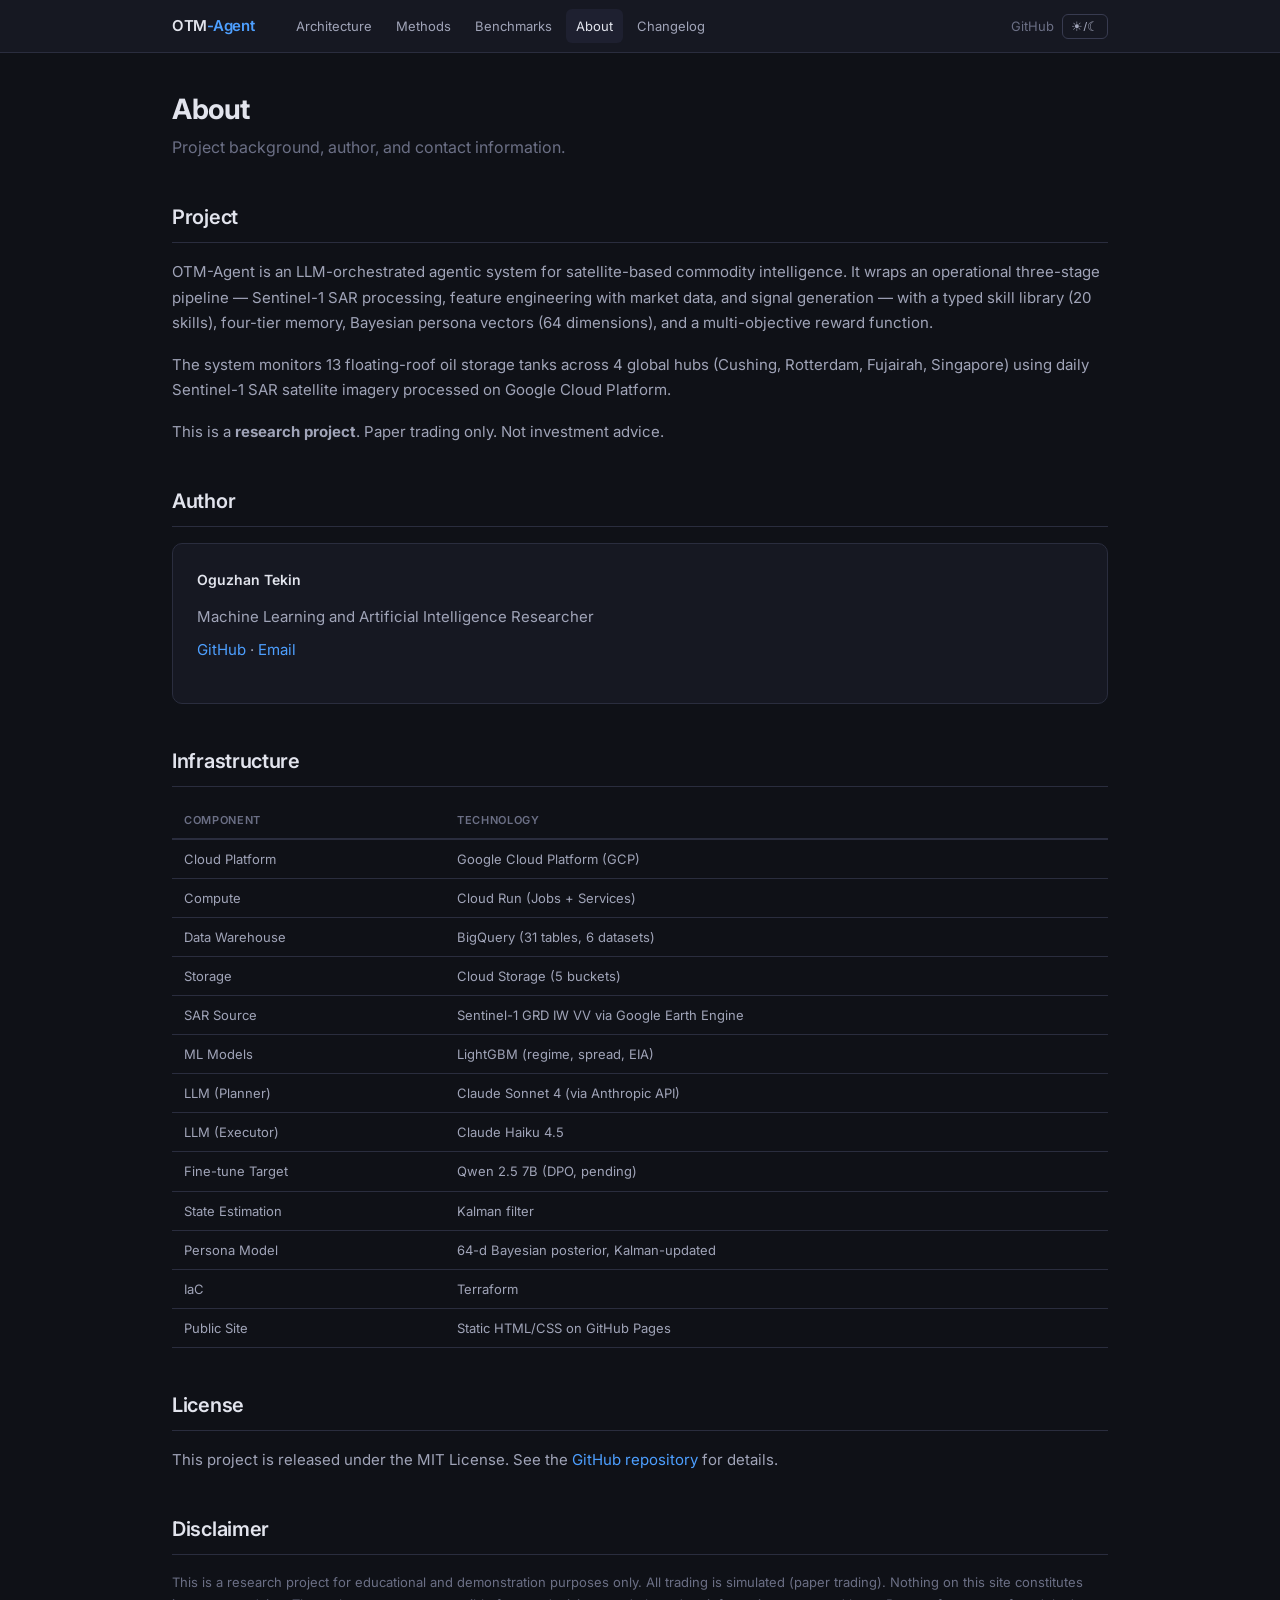
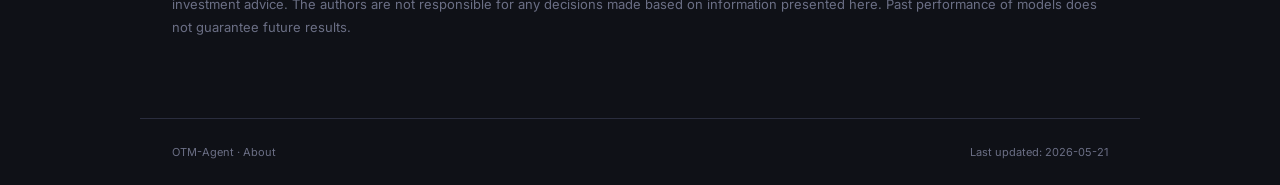
<file: about.html>
<!DOCTYPE html>
<html lang="en" data-theme="dark">
<head>
<meta charset="UTF-8">
<meta name="viewport" content="width=device-width, initial-scale=1.0">
<title>About — OTM-Agent</title>
<link rel="preconnect" href="https://fonts.googleapis.com">
<link rel="preconnect" href="https://fonts.gstatic.com" crossorigin>
<link href="https://fonts.googleapis.com/css2?family=Inter:wght@400;500;600;700&family=JetBrains+Mono:wght@400;500&display=swap" rel="stylesheet">
<link rel="stylesheet" href="css/style.css">
</head>
<body>
<nav>
  <div class="nav-inner">
    <a href="index.html" class="nav-logo">OTM<span>-Agent</span></a>
    <div class="nav-links">
      <a href="architecture.html">Architecture</a>
      <a href="methods.html">Methods</a>
      <a href="benchmarks.html">Benchmarks</a>
      <a href="about.html" class="active">About</a>
      <a href="changelog.html">Changelog</a>
    </div>
    <div class="nav-right">
      <a href="https://github.com/oguzhan-canada/otm-agent-site" style="color:var(--text3);font-size:13px">GitHub</a>
      <button class="theme-toggle" onclick="toggleTheme()">☀/☾</button>
    </div>
  </div>
</nav>

<div class="page">
  <h1>About</h1>
  <p class="subtitle">Project background, author, and contact information.</p>

  <h2>Project</h2>
  <p>OTM-Agent is an LLM-orchestrated agentic system for satellite-based commodity intelligence. It wraps an operational three-stage pipeline — Sentinel-1 SAR processing, feature engineering with market data, and signal generation — with a typed skill library (20 skills), four-tier memory, Bayesian persona vectors (64 dimensions), and a multi-objective reward function.</p>
  <p>The system monitors 13 floating-roof oil storage tanks across 4 global hubs (Cushing, Rotterdam, Fujairah, Singapore) using daily Sentinel-1 SAR satellite imagery processed on Google Cloud Platform.</p>
  <p>This is a <strong>research project</strong>. Paper trading only. Not investment advice.</p>

  <h2>Author</h2>
  <div class="card">
    <div class="card-title">Oguzhan Tekin</div>
    <p style="margin:4px 0 8px;color:var(--text2)">Machine Learning and Artificial Intelligence Researcher</p>
    <p>
      <a href="https://github.com/oguzhan-canada/otm-agent-site">GitHub</a> ·
      <a href="mailto:oguzhantekin@gmail.com">Email</a>
    </p>
  </div>

  <h2>Infrastructure</h2>
  <table>
    <thead>
      <tr><th>Component</th><th>Technology</th></tr>
    </thead>
    <tbody>
      <tr><td>Cloud Platform</td><td>Google Cloud Platform (GCP)</td></tr>
      <tr><td>Compute</td><td>Cloud Run (Jobs + Services)</td></tr>
      <tr><td>Data Warehouse</td><td>BigQuery (31 tables, 6 datasets)</td></tr>
      <tr><td>Storage</td><td>Cloud Storage (5 buckets)</td></tr>
      <tr><td>SAR Source</td><td>Sentinel-1 GRD IW VV via Google Earth Engine</td></tr>
      <tr><td>ML Models</td><td>LightGBM (regime, spread, EIA)</td></tr>
      <tr><td>LLM (Planner)</td><td>Claude Sonnet 4 (via Anthropic API)</td></tr>
      <tr><td>LLM (Executor)</td><td>Claude Haiku 4.5</td></tr>
      <tr><td>Fine-tune Target</td><td>Qwen 2.5 7B (DPO, pending)</td></tr>
      <tr><td>State Estimation</td><td>Kalman filter</td></tr>
      <tr><td>Persona Model</td><td>64-d Bayesian posterior, Kalman-updated</td></tr>
      <tr><td>IaC</td><td>Terraform</td></tr>
      <tr><td>Public Site</td><td>Static HTML/CSS on GitHub Pages</td></tr>
    </tbody>
  </table>

  <h2>License</h2>
  <p>This project is released under the MIT License. See the <a href="https://github.com/oguzhan-canada/otm-agent-site">GitHub repository</a> for details.</p>

  <h2>Disclaimer</h2>
  <p style="font-size:13px;color:var(--text3)">This is a research project for educational and demonstration purposes only. All trading is simulated (paper trading). Nothing on this site constitutes investment advice. The authors are not responsible for any decisions made based on information presented here. Past performance of models does not guarantee future results.</p>

</div>

<footer>
  <span>OTM-Agent · About</span>
  <span>Last updated: 2026-05-21</span>
</footer>

<script>
function toggleTheme() {
  const html = document.documentElement;
  const current = html.getAttribute('data-theme');
  html.setAttribute('data-theme', current === 'dark' ? 'light' : 'dark');
  localStorage.setItem('theme', html.getAttribute('data-theme'));
}
(function() {
  const saved = localStorage.getItem('theme');
  if (saved) document.documentElement.setAttribute('data-theme', saved);
})();
</script>
</body>
</html>
</file>
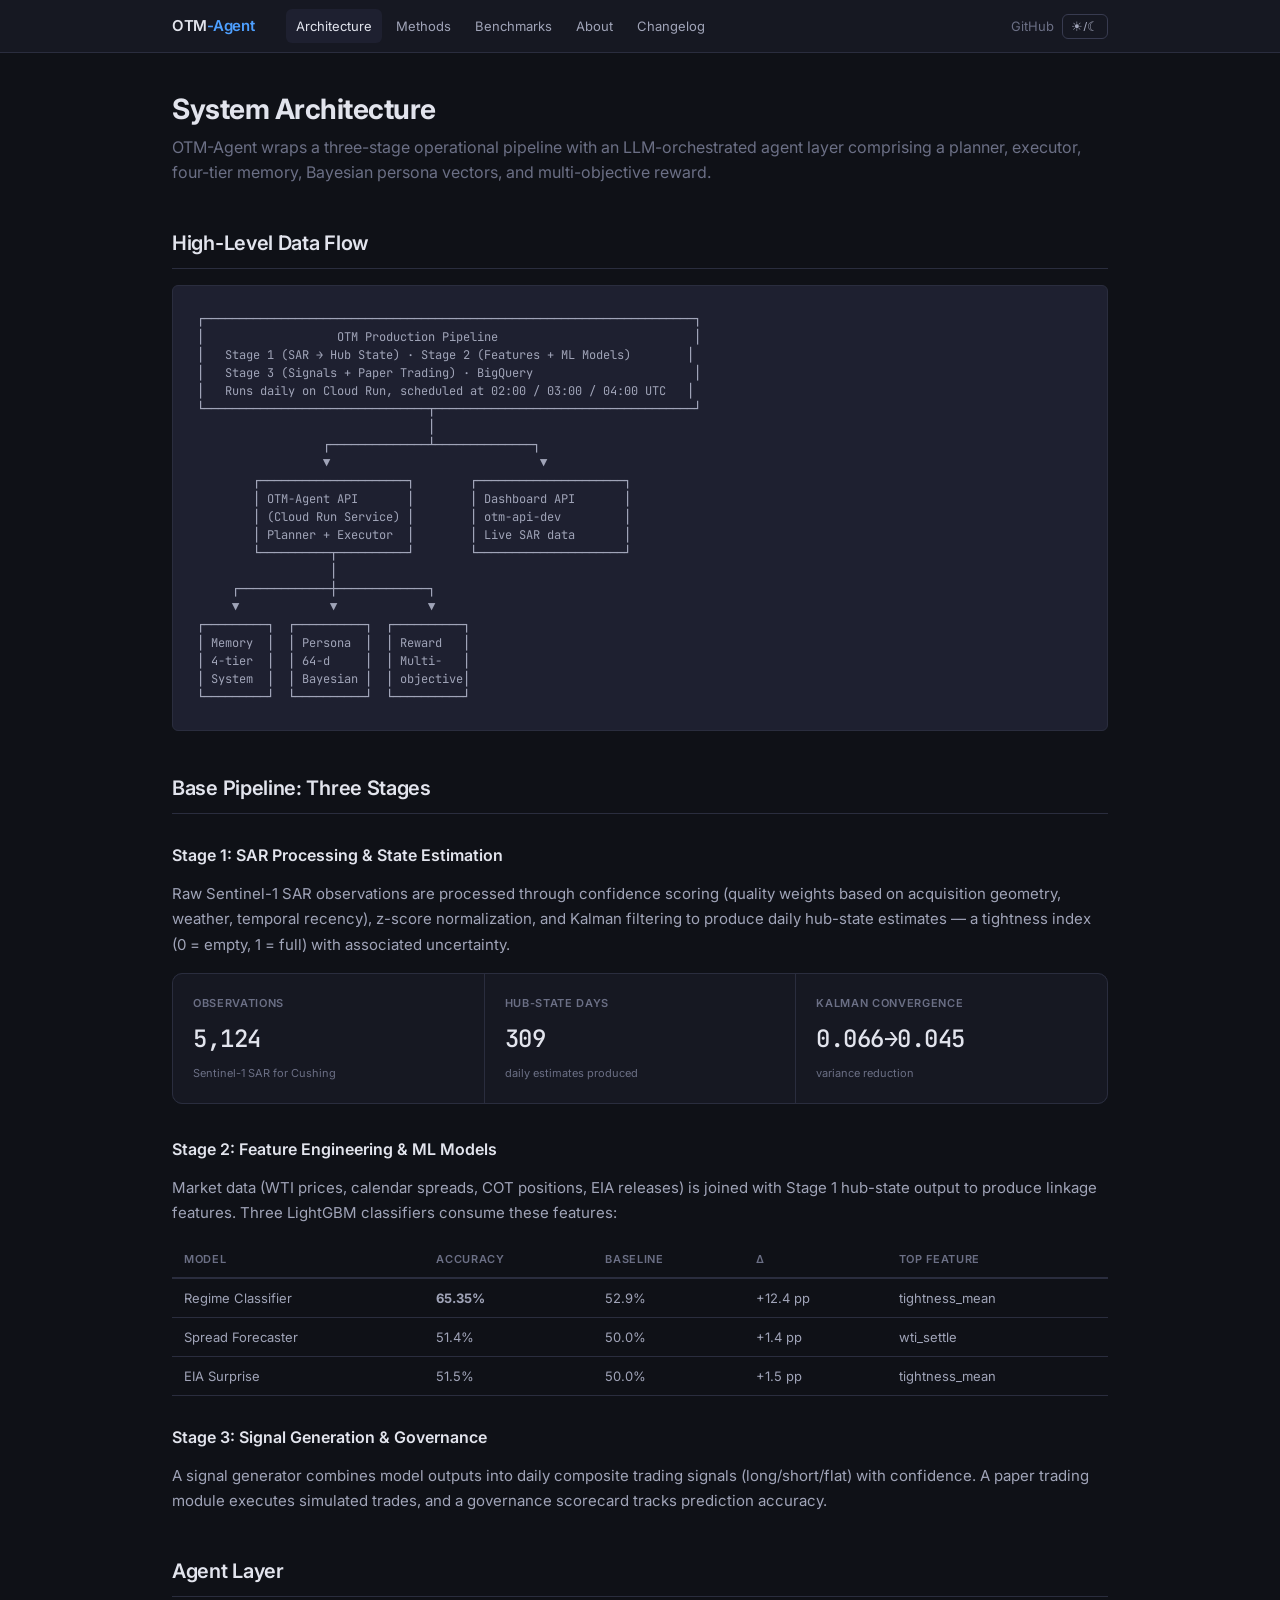
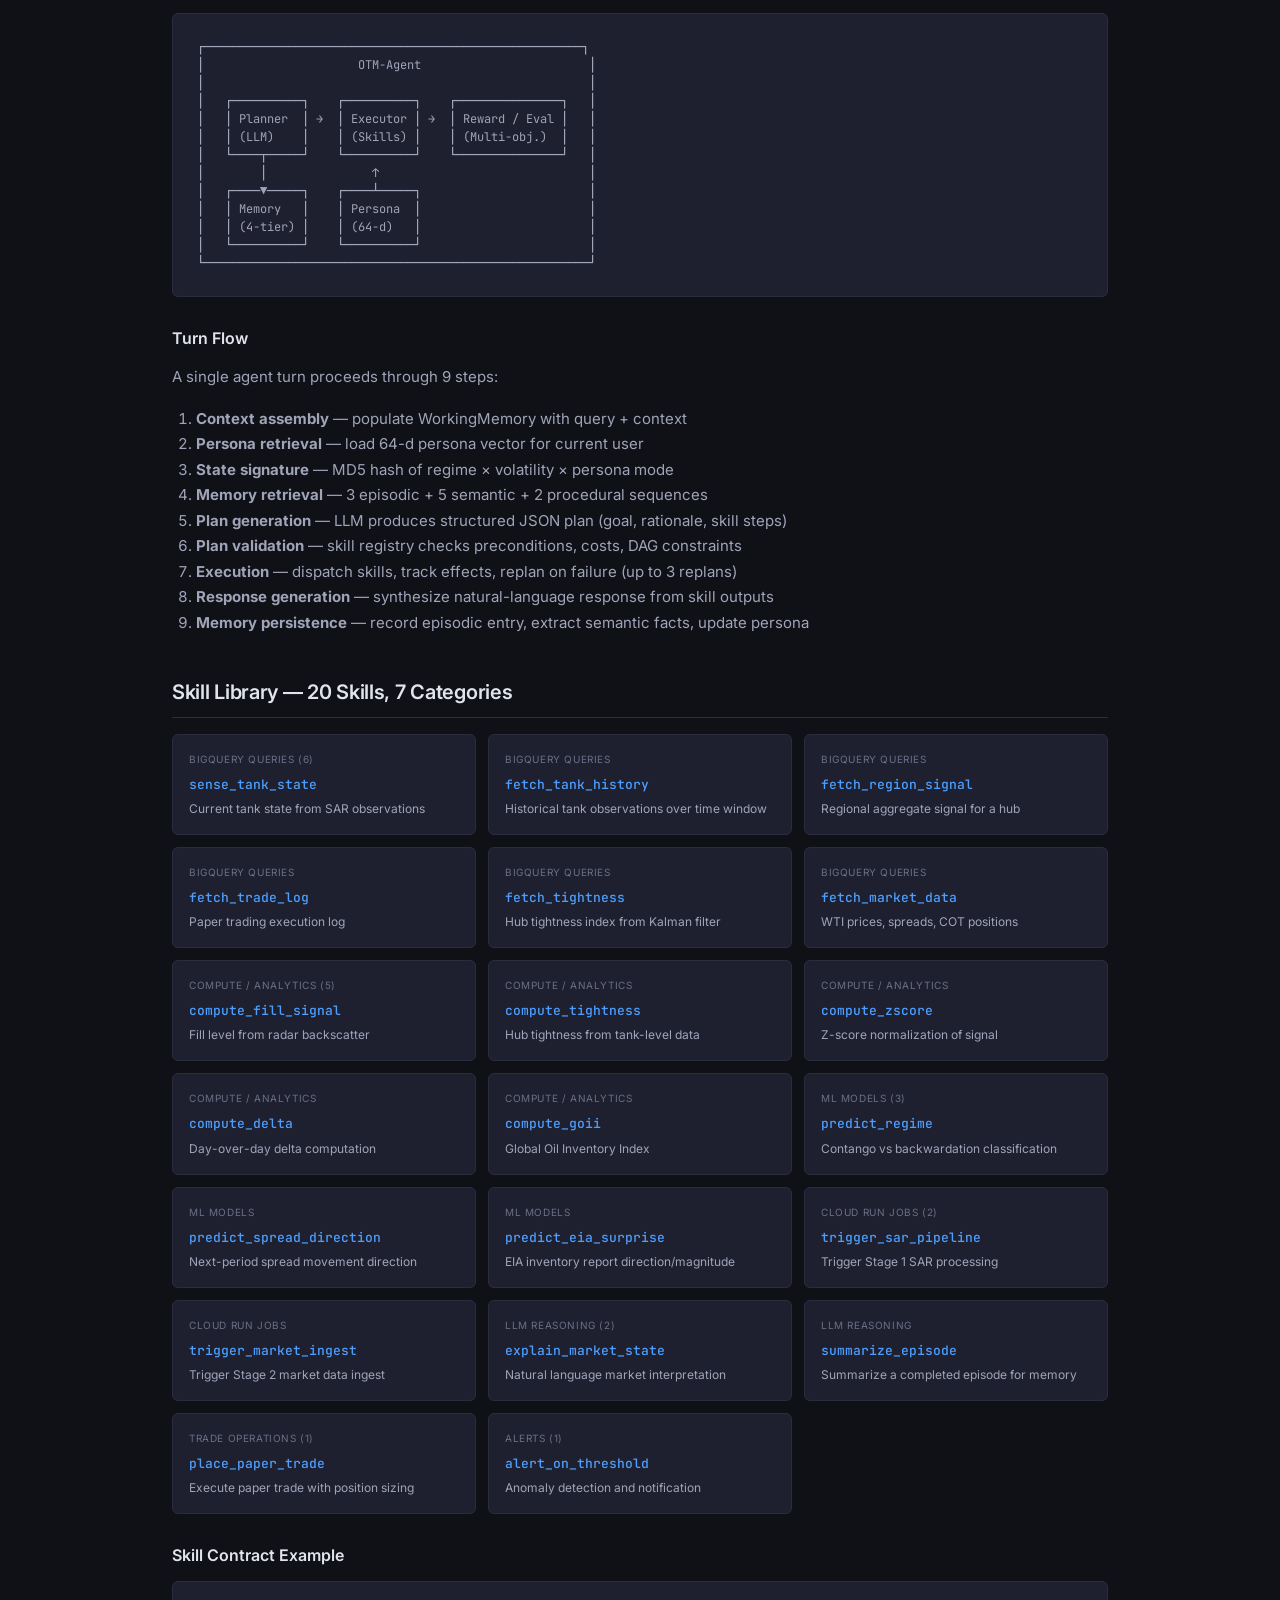
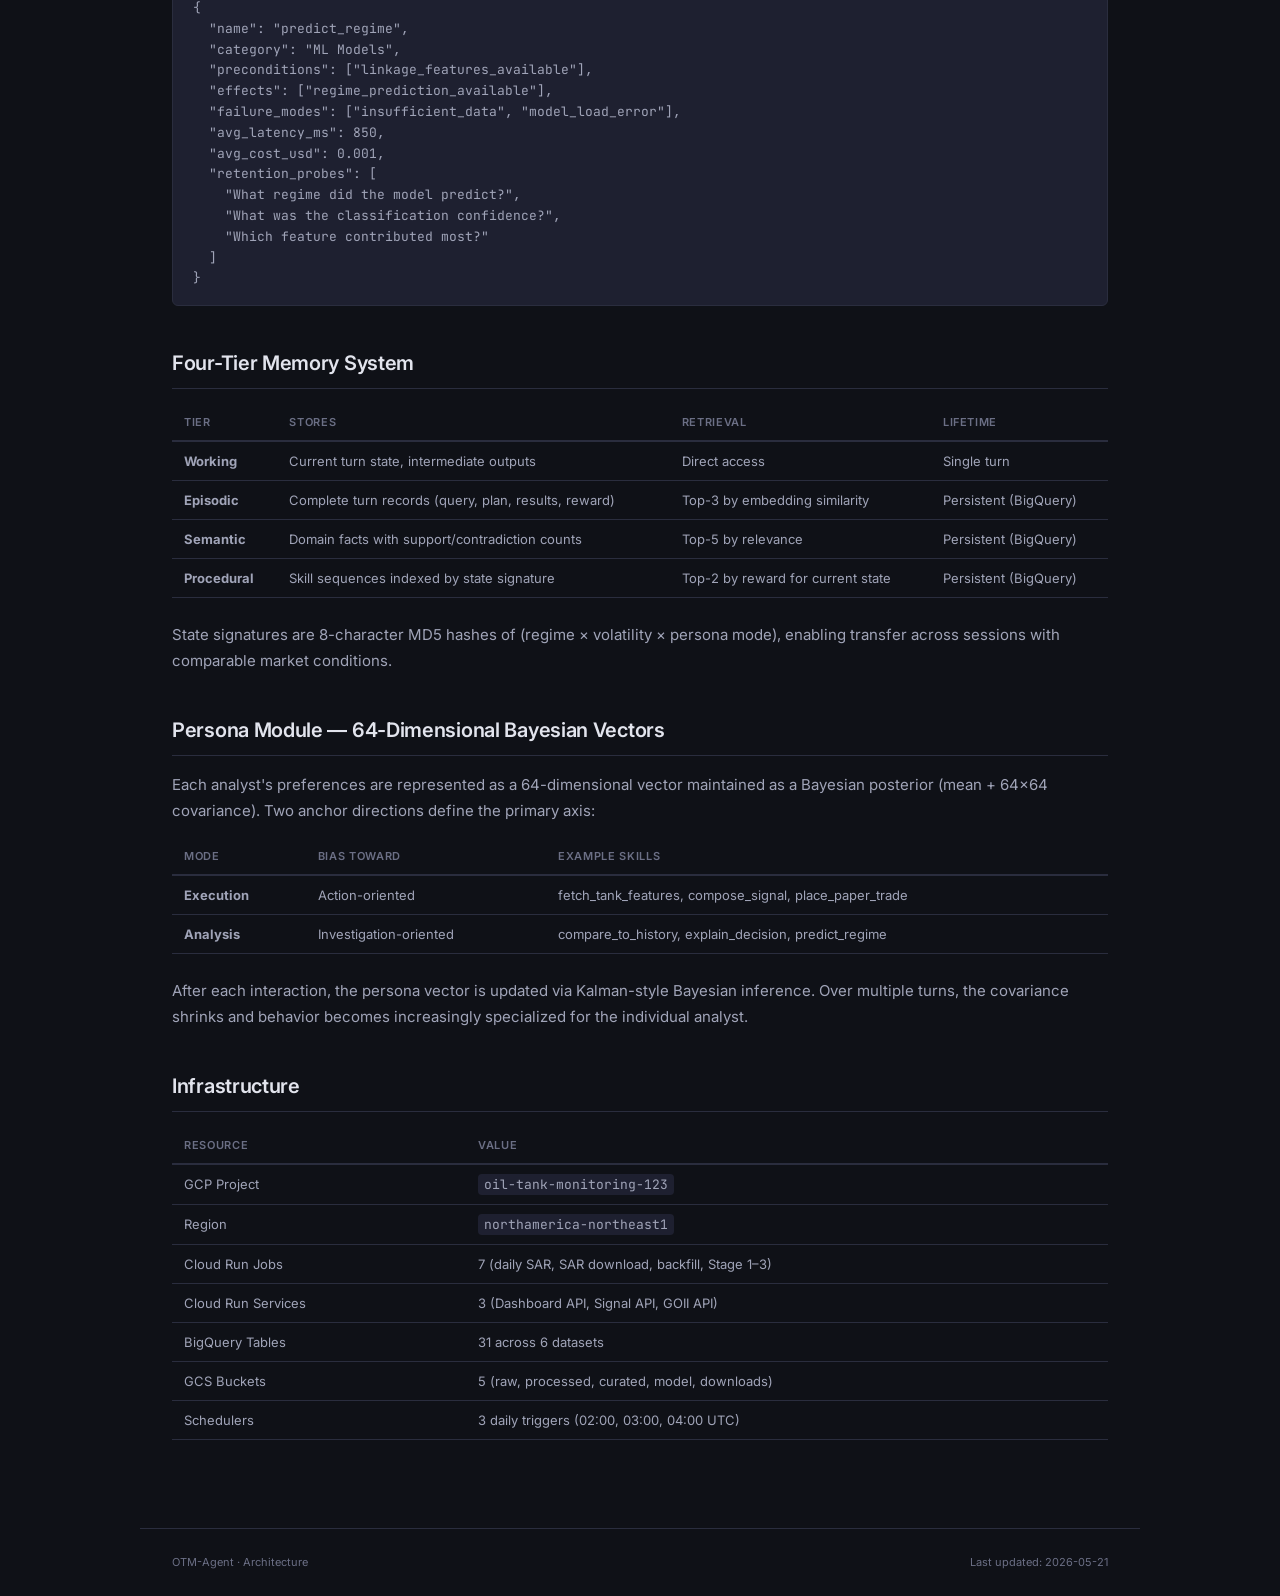
<file: architecture.html>
<!DOCTYPE html>
<html lang="en" data-theme="dark">
<head>
<meta charset="UTF-8">
<meta name="viewport" content="width=device-width, initial-scale=1.0">
<title>Architecture — OTM-Agent</title>
<link rel="preconnect" href="https://fonts.googleapis.com">
<link rel="preconnect" href="https://fonts.gstatic.com" crossorigin>
<link href="https://fonts.googleapis.com/css2?family=Inter:wght@400;500;600;700&family=JetBrains+Mono:wght@400;500&display=swap" rel="stylesheet">
<link rel="stylesheet" href="css/style.css">
</head>
<body>
<nav>
  <div class="nav-inner">
    <a href="index.html" class="nav-logo">OTM<span>-Agent</span></a>
    <div class="nav-links">
      <a href="architecture.html" class="active">Architecture</a>
      <a href="methods.html">Methods</a>
      <a href="benchmarks.html">Benchmarks</a>
      <a href="about.html">About</a>
      <a href="changelog.html">Changelog</a>
    </div>
    <div class="nav-right">
      <a href="https://github.com/oguzhan-canada/otm-agent-site" style="color:var(--text3);font-size:13px">GitHub</a>
      <button class="theme-toggle" onclick="toggleTheme()">☀/☾</button>
    </div>
  </div>
</nav>

<div class="page">
  <h1>System Architecture</h1>
  <p class="subtitle">OTM-Agent wraps a three-stage operational pipeline with an LLM-orchestrated agent layer comprising a planner, executor, four-tier memory, Bayesian persona vectors, and multi-objective reward.</p>

  <h2>High-Level Data Flow</h2>
  <div class="diagram">┌──────────────────────────────────────────────────────────────────────┐
│                   OTM Production Pipeline                            │
│   Stage 1 (SAR → Hub State) · Stage 2 (Features + ML Models)        │
│   Stage 3 (Signals + Paper Trading) · BigQuery                       │
│   Runs daily on Cloud Run, scheduled at 02:00 / 03:00 / 04:00 UTC   │
└────────────────────────────────┬─────────────────────────────────────┘
                                 │
                  ┌──────────────┴──────────────┐
                  ▼                              ▼
        ┌─────────────────────┐        ┌─────────────────────┐
        │ OTM-Agent API       │        │ Dashboard API       │
        │ (Cloud Run Service) │        │ otm-api-dev         │
        │ Planner + Executor  │        │ Live SAR data       │
        └──────────┬──────────┘        └─────────────────────┘
                   │
     ┌─────────────┼─────────────┐
     ▼             ▼             ▼
┌─────────┐  ┌──────────┐  ┌──────────┐
│ Memory  │  │ Persona  │  │ Reward   │
│ 4-tier  │  │ 64-d     │  │ Multi-   │
│ System  │  │ Bayesian │  │ objective│
└─────────┘  └──────────┘  └──────────┘</div>

  <h2>Base Pipeline: Three Stages</h2>

  <h3>Stage 1: SAR Processing &amp; State Estimation</h3>
  <p>Raw Sentinel-1 SAR observations are processed through confidence scoring (quality weights based on acquisition geometry, weather, temporal recency), z-score normalization, and Kalman filtering to produce daily hub-state estimates — a tightness index (0 = empty, 1 = full) with associated uncertainty.</p>
  <div class="metric-grid" style="grid-template-columns: repeat(3,1fr)">
    <div class="metric">
      <div class="metric-label">Observations</div>
      <div class="metric-value">5,124</div>
      <div class="metric-sub">Sentinel-1 SAR for Cushing</div>
    </div>
    <div class="metric">
      <div class="metric-label">Hub-State Days</div>
      <div class="metric-value">309</div>
      <div class="metric-sub">daily estimates produced</div>
    </div>
    <div class="metric">
      <div class="metric-label">Kalman Convergence</div>
      <div class="metric-value">0.066→0.045</div>
      <div class="metric-sub">variance reduction</div>
    </div>
  </div>

  <h3>Stage 2: Feature Engineering &amp; ML Models</h3>
  <p>Market data (WTI prices, calendar spreads, COT positions, EIA releases) is joined with Stage 1 hub-state output to produce linkage features. Three LightGBM classifiers consume these features:</p>
  <table>
    <thead>
      <tr><th>Model</th><th>Accuracy</th><th>Baseline</th><th>Δ</th><th>Top Feature</th></tr>
    </thead>
    <tbody>
      <tr><td>Regime Classifier</td><td><strong>65.35%</strong></td><td>52.9%</td><td>+12.4 pp</td><td>tightness_mean</td></tr>
      <tr><td>Spread Forecaster</td><td>51.4%</td><td>50.0%</td><td>+1.4 pp</td><td>wti_settle</td></tr>
      <tr><td>EIA Surprise</td><td>51.5%</td><td>50.0%</td><td>+1.5 pp</td><td>tightness_mean</td></tr>
    </tbody>
  </table>

  <h3>Stage 3: Signal Generation &amp; Governance</h3>
  <p>A signal generator combines model outputs into daily composite trading signals (long/short/flat) with confidence. A paper trading module executes simulated trades, and a governance scorecard tracks prediction accuracy.</p>

  <h2>Agent Layer</h2>
  <div class="diagram">┌──────────────────────────────────────────────────────┐
│                      OTM-Agent                        │
│                                                       │
│   ┌──────────┐    ┌──────────┐    ┌───────────────┐   │
│   │ Planner  │ →  │ Executor │ →  │ Reward / Eval │   │
│   │ (LLM)    │    │ (Skills) │    │ (Multi-obj.)  │   │
│   └────┬─────┘    └──────────┘    └───────────────┘   │
│        │               ↑                              │
│   ┌────▼─────┐    ┌────┴─────┐                        │
│   │ Memory   │    │ Persona  │                        │
│   │ (4-tier) │    │ (64-d)   │                        │
│   └──────────┘    └──────────┘                        │
└───────────────────────────────────────────────────────┘</div>

  <h3>Turn Flow</h3>
  <p>A single agent turn proceeds through 9 steps:</p>
  <ol style="color:var(--text2);margin-bottom:1.5rem;padding-left:1.5rem">
    <li><strong>Context assembly</strong> — populate WorkingMemory with query + context</li>
    <li><strong>Persona retrieval</strong> — load 64-d persona vector for current user</li>
    <li><strong>State signature</strong> — MD5 hash of regime × volatility × persona mode</li>
    <li><strong>Memory retrieval</strong> — 3 episodic + 5 semantic + 2 procedural sequences</li>
    <li><strong>Plan generation</strong> — LLM produces structured JSON plan (goal, rationale, skill steps)</li>
    <li><strong>Plan validation</strong> — skill registry checks preconditions, costs, DAG constraints</li>
    <li><strong>Execution</strong> — dispatch skills, track effects, replan on failure (up to 3 replans)</li>
    <li><strong>Response generation</strong> — synthesize natural-language response from skill outputs</li>
    <li><strong>Memory persistence</strong> — record episodic entry, extract semantic facts, update persona</li>
  </ol>

  <h2>Skill Library — 20 Skills, 7 Categories</h2>
  <div class="skill-grid">
    <div class="skill-card">
      <div class="skill-cat">BigQuery Queries (6)</div>
      <div class="skill-name">sense_tank_state</div>
      <div class="skill-desc">Current tank state from SAR observations</div>
    </div>
    <div class="skill-card">
      <div class="skill-cat">BigQuery Queries</div>
      <div class="skill-name">fetch_tank_history</div>
      <div class="skill-desc">Historical tank observations over time window</div>
    </div>
    <div class="skill-card">
      <div class="skill-cat">BigQuery Queries</div>
      <div class="skill-name">fetch_region_signal</div>
      <div class="skill-desc">Regional aggregate signal for a hub</div>
    </div>
    <div class="skill-card">
      <div class="skill-cat">BigQuery Queries</div>
      <div class="skill-name">fetch_trade_log</div>
      <div class="skill-desc">Paper trading execution log</div>
    </div>
    <div class="skill-card">
      <div class="skill-cat">BigQuery Queries</div>
      <div class="skill-name">fetch_tightness</div>
      <div class="skill-desc">Hub tightness index from Kalman filter</div>
    </div>
    <div class="skill-card">
      <div class="skill-cat">BigQuery Queries</div>
      <div class="skill-name">fetch_market_data</div>
      <div class="skill-desc">WTI prices, spreads, COT positions</div>
    </div>
    <div class="skill-card">
      <div class="skill-cat">Compute / Analytics (5)</div>
      <div class="skill-name">compute_fill_signal</div>
      <div class="skill-desc">Fill level from radar backscatter</div>
    </div>
    <div class="skill-card">
      <div class="skill-cat">Compute / Analytics</div>
      <div class="skill-name">compute_tightness</div>
      <div class="skill-desc">Hub tightness from tank-level data</div>
    </div>
    <div class="skill-card">
      <div class="skill-cat">Compute / Analytics</div>
      <div class="skill-name">compute_zscore</div>
      <div class="skill-desc">Z-score normalization of signal</div>
    </div>
    <div class="skill-card">
      <div class="skill-cat">Compute / Analytics</div>
      <div class="skill-name">compute_delta</div>
      <div class="skill-desc">Day-over-day delta computation</div>
    </div>
    <div class="skill-card">
      <div class="skill-cat">Compute / Analytics</div>
      <div class="skill-name">compute_goii</div>
      <div class="skill-desc">Global Oil Inventory Index</div>
    </div>
    <div class="skill-card">
      <div class="skill-cat">ML Models (3)</div>
      <div class="skill-name">predict_regime</div>
      <div class="skill-desc">Contango vs backwardation classification</div>
    </div>
    <div class="skill-card">
      <div class="skill-cat">ML Models</div>
      <div class="skill-name">predict_spread_direction</div>
      <div class="skill-desc">Next-period spread movement direction</div>
    </div>
    <div class="skill-card">
      <div class="skill-cat">ML Models</div>
      <div class="skill-name">predict_eia_surprise</div>
      <div class="skill-desc">EIA inventory report direction/magnitude</div>
    </div>
    <div class="skill-card">
      <div class="skill-cat">Cloud Run Jobs (2)</div>
      <div class="skill-name">trigger_sar_pipeline</div>
      <div class="skill-desc">Trigger Stage 1 SAR processing</div>
    </div>
    <div class="skill-card">
      <div class="skill-cat">Cloud Run Jobs</div>
      <div class="skill-name">trigger_market_ingest</div>
      <div class="skill-desc">Trigger Stage 2 market data ingest</div>
    </div>
    <div class="skill-card">
      <div class="skill-cat">LLM Reasoning (2)</div>
      <div class="skill-name">explain_market_state</div>
      <div class="skill-desc">Natural language market interpretation</div>
    </div>
    <div class="skill-card">
      <div class="skill-cat">LLM Reasoning</div>
      <div class="skill-name">summarize_episode</div>
      <div class="skill-desc">Summarize a completed episode for memory</div>
    </div>
    <div class="skill-card">
      <div class="skill-cat">Trade Operations (1)</div>
      <div class="skill-name">place_paper_trade</div>
      <div class="skill-desc">Execute paper trade with position sizing</div>
    </div>
    <div class="skill-card">
      <div class="skill-cat">Alerts (1)</div>
      <div class="skill-name">alert_on_threshold</div>
      <div class="skill-desc">Anomaly detection and notification</div>
    </div>
  </div>

  <h3>Skill Contract Example</h3>
  <pre><code>{
  "name": "predict_regime",
  "category": "ML Models",
  "preconditions": ["linkage_features_available"],
  "effects": ["regime_prediction_available"],
  "failure_modes": ["insufficient_data", "model_load_error"],
  "avg_latency_ms": 850,
  "avg_cost_usd": 0.001,
  "retention_probes": [
    "What regime did the model predict?",
    "What was the classification confidence?",
    "Which feature contributed most?"
  ]
}</code></pre>

  <h2>Four-Tier Memory System</h2>
  <table>
    <thead>
      <tr><th>Tier</th><th>Stores</th><th>Retrieval</th><th>Lifetime</th></tr>
    </thead>
    <tbody>
      <tr><td><strong>Working</strong></td><td>Current turn state, intermediate outputs</td><td>Direct access</td><td>Single turn</td></tr>
      <tr><td><strong>Episodic</strong></td><td>Complete turn records (query, plan, results, reward)</td><td>Top-3 by embedding similarity</td><td>Persistent (BigQuery)</td></tr>
      <tr><td><strong>Semantic</strong></td><td>Domain facts with support/contradiction counts</td><td>Top-5 by relevance</td><td>Persistent (BigQuery)</td></tr>
      <tr><td><strong>Procedural</strong></td><td>Skill sequences indexed by state signature</td><td>Top-2 by reward for current state</td><td>Persistent (BigQuery)</td></tr>
    </tbody>
  </table>
  <p>State signatures are 8-character MD5 hashes of (regime × volatility × persona mode), enabling transfer across sessions with comparable market conditions.</p>

  <h2>Persona Module — 64-Dimensional Bayesian Vectors</h2>
  <p>Each analyst's preferences are represented as a 64-dimensional vector maintained as a Bayesian posterior (mean + 64×64 covariance). Two anchor directions define the primary axis:</p>
  <table>
    <thead>
      <tr><th>Mode</th><th>Bias Toward</th><th>Example Skills</th></tr>
    </thead>
    <tbody>
      <tr><td><strong>Execution</strong></td><td>Action-oriented</td><td>fetch_tank_features, compose_signal, place_paper_trade</td></tr>
      <tr><td><strong>Analysis</strong></td><td>Investigation-oriented</td><td>compare_to_history, explain_decision, predict_regime</td></tr>
    </tbody>
  </table>
  <p>After each interaction, the persona vector is updated via Kalman-style Bayesian inference. Over multiple turns, the covariance shrinks and behavior becomes increasingly specialized for the individual analyst.</p>

  <h2>Infrastructure</h2>
  <table>
    <thead>
      <tr><th>Resource</th><th>Value</th></tr>
    </thead>
    <tbody>
      <tr><td>GCP Project</td><td><code>oil-tank-monitoring-123</code></td></tr>
      <tr><td>Region</td><td><code>northamerica-northeast1</code></td></tr>
      <tr><td>Cloud Run Jobs</td><td>7 (daily SAR, SAR download, backfill, Stage 1–3)</td></tr>
      <tr><td>Cloud Run Services</td><td>3 (Dashboard API, Signal API, GOII API)</td></tr>
      <tr><td>BigQuery Tables</td><td>31 across 6 datasets</td></tr>
      <tr><td>GCS Buckets</td><td>5 (raw, processed, curated, model, downloads)</td></tr>
      <tr><td>Schedulers</td><td>3 daily triggers (02:00, 03:00, 04:00 UTC)</td></tr>
    </tbody>
  </table>

</div>

<footer>
  <span>OTM-Agent · Architecture</span>
  <span>Last updated: 2026-05-21</span>
</footer>

<script>
function toggleTheme() {
  const html = document.documentElement;
  const current = html.getAttribute('data-theme');
  html.setAttribute('data-theme', current === 'dark' ? 'light' : 'dark');
  localStorage.setItem('theme', html.getAttribute('data-theme'));
}
(function() {
  const saved = localStorage.getItem('theme');
  if (saved) document.documentElement.setAttribute('data-theme', saved);
})();
</script>
</body>
</html>
</file>
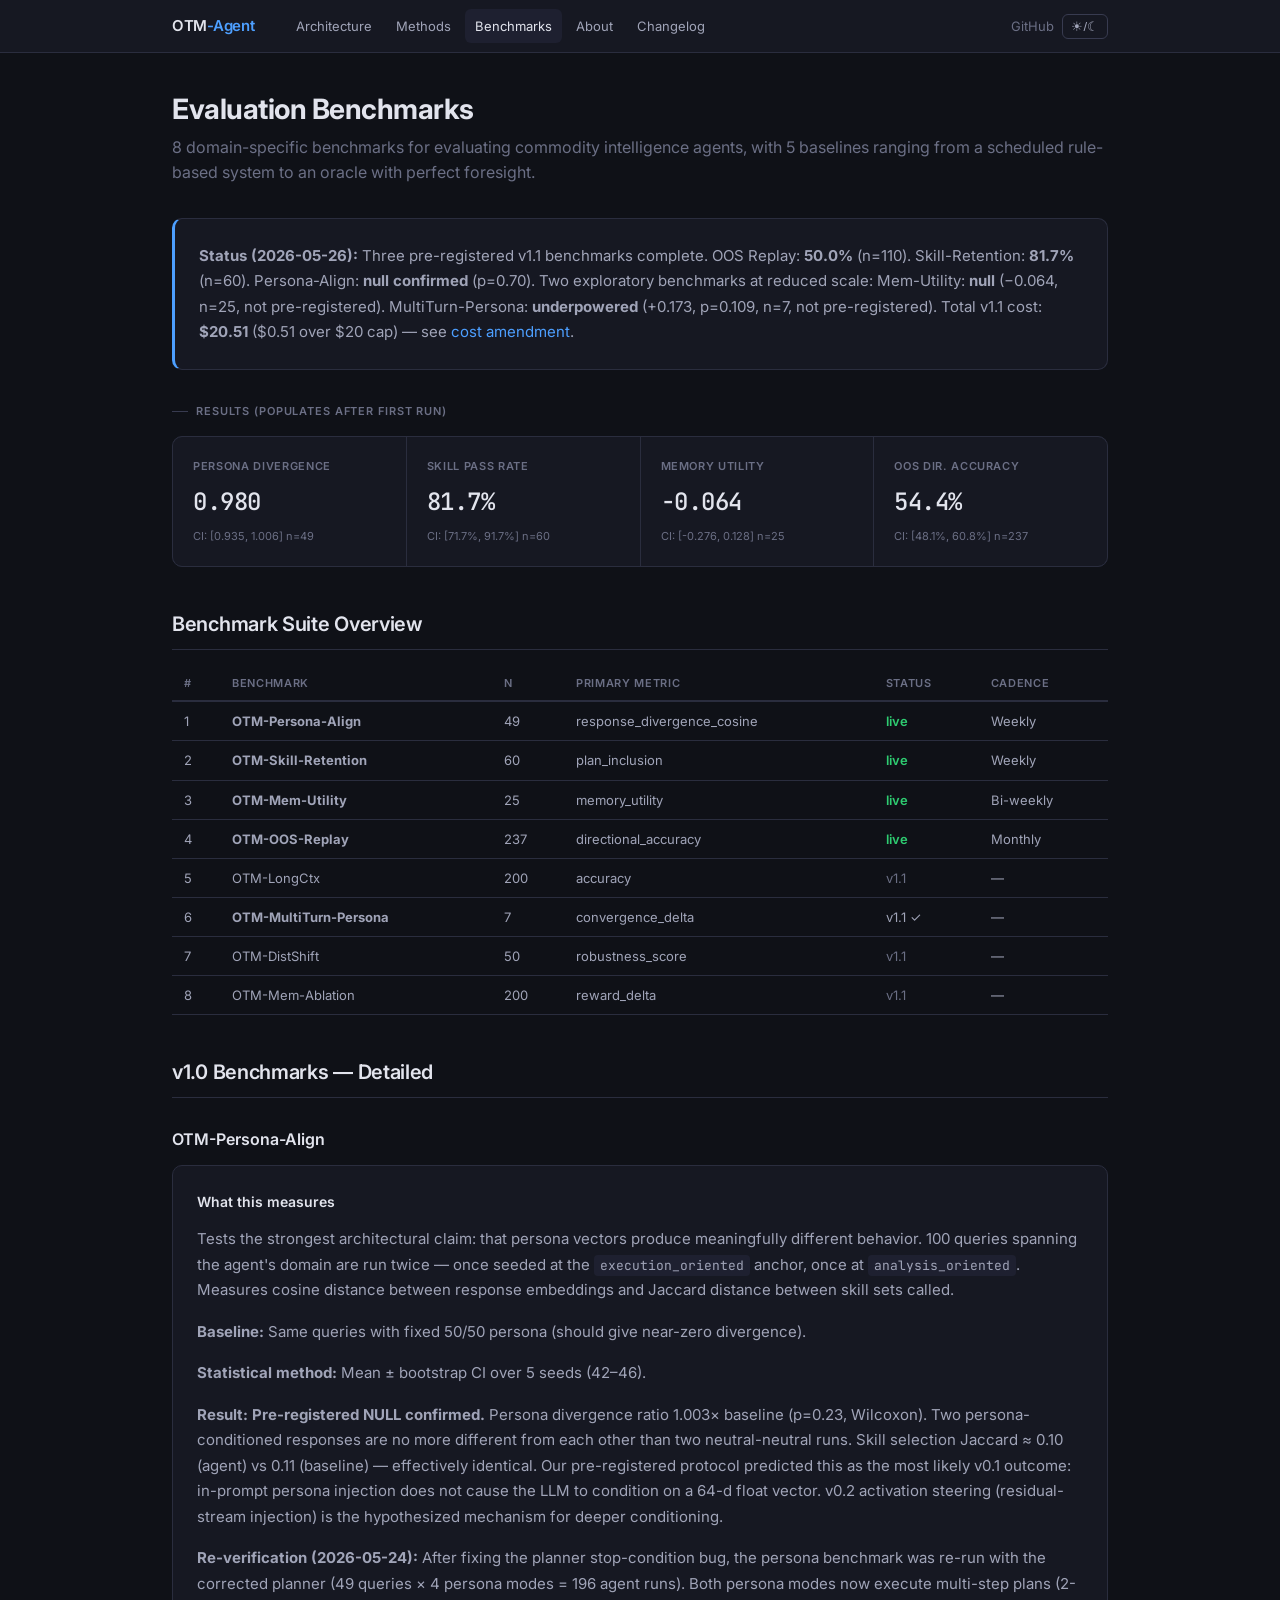
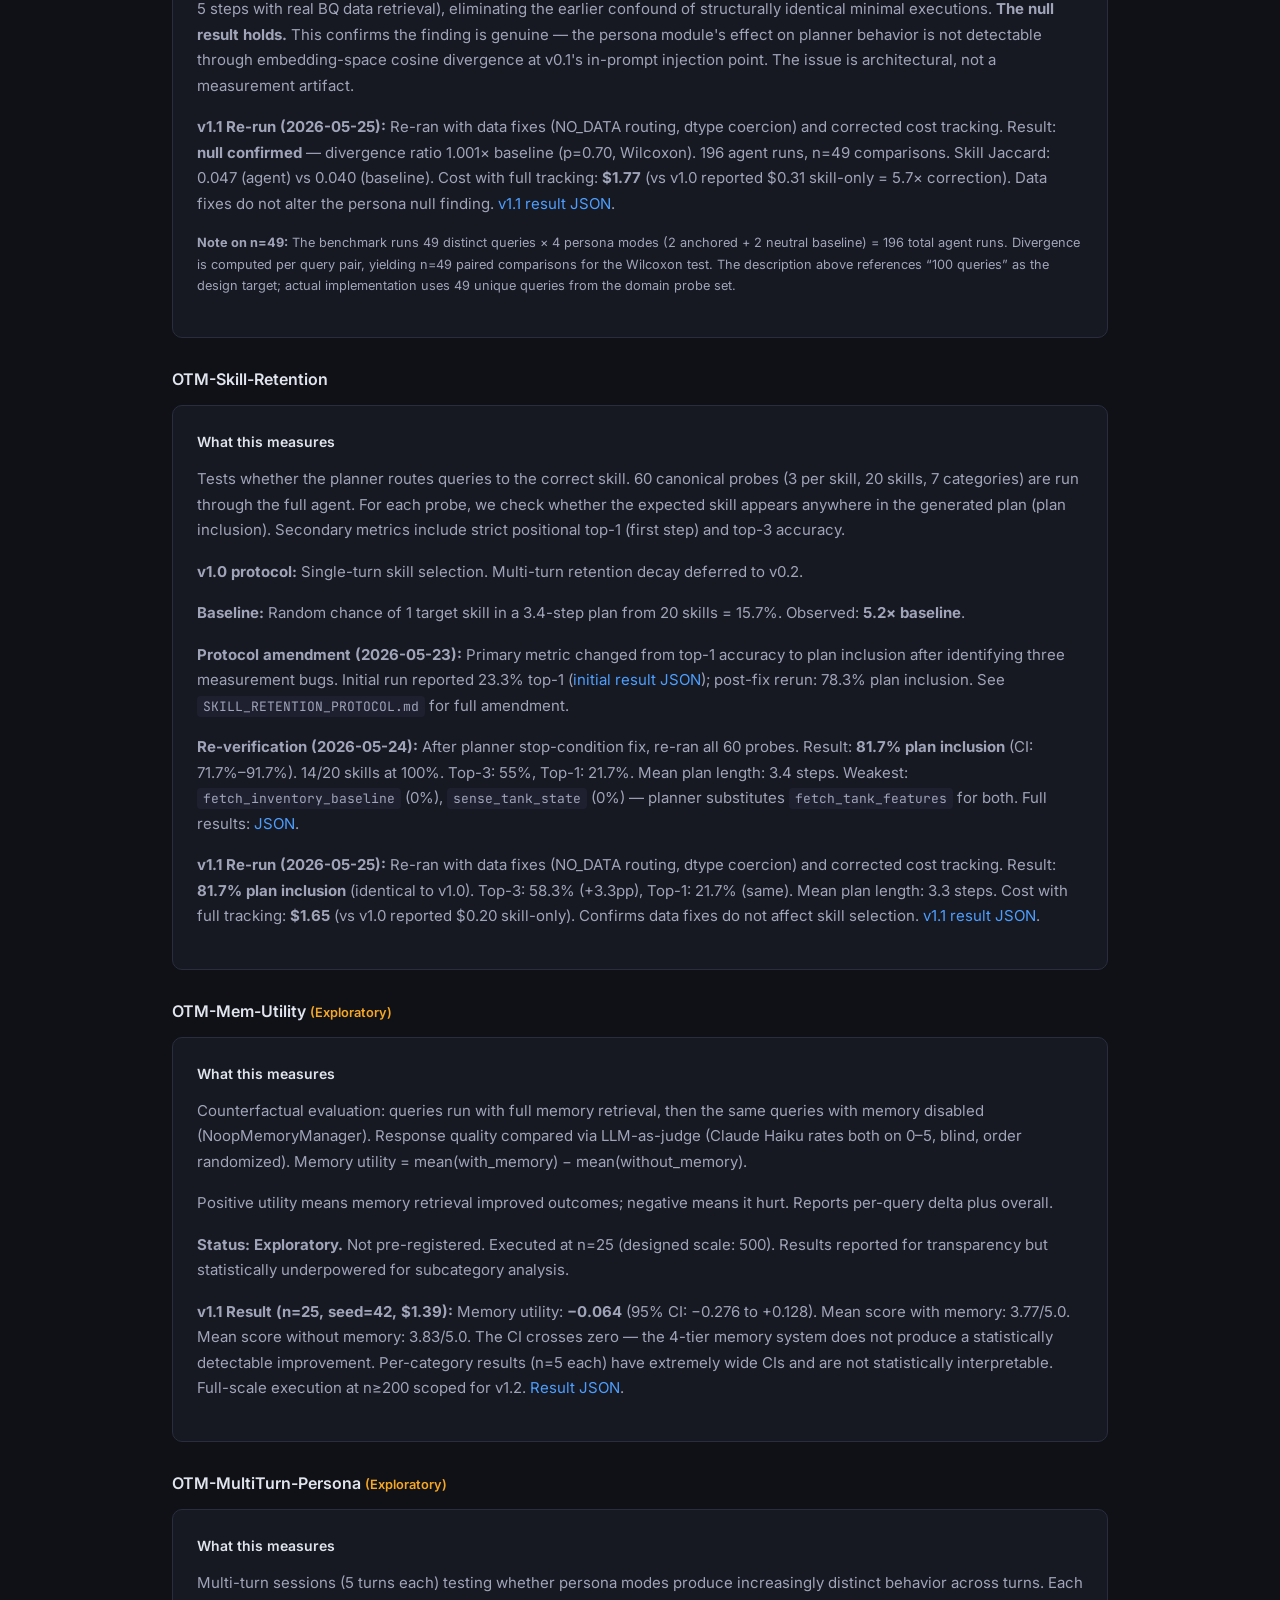
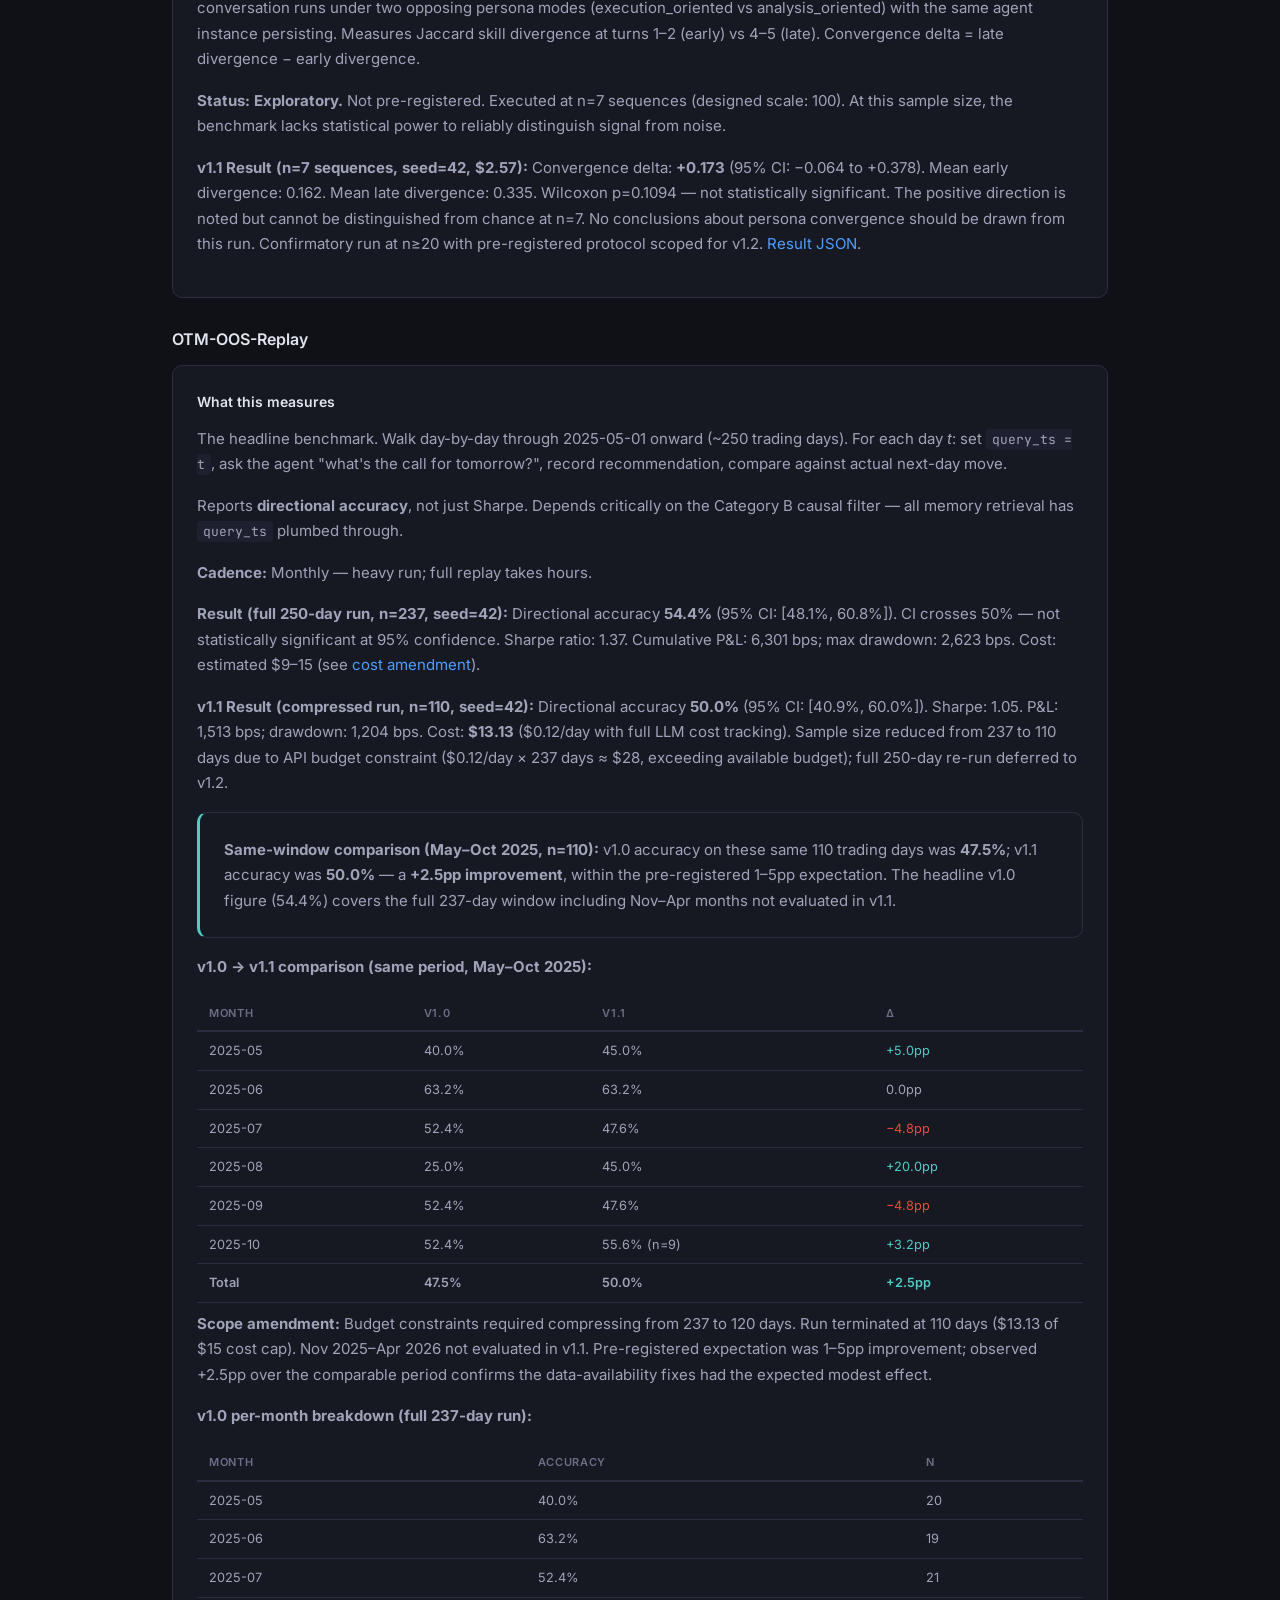
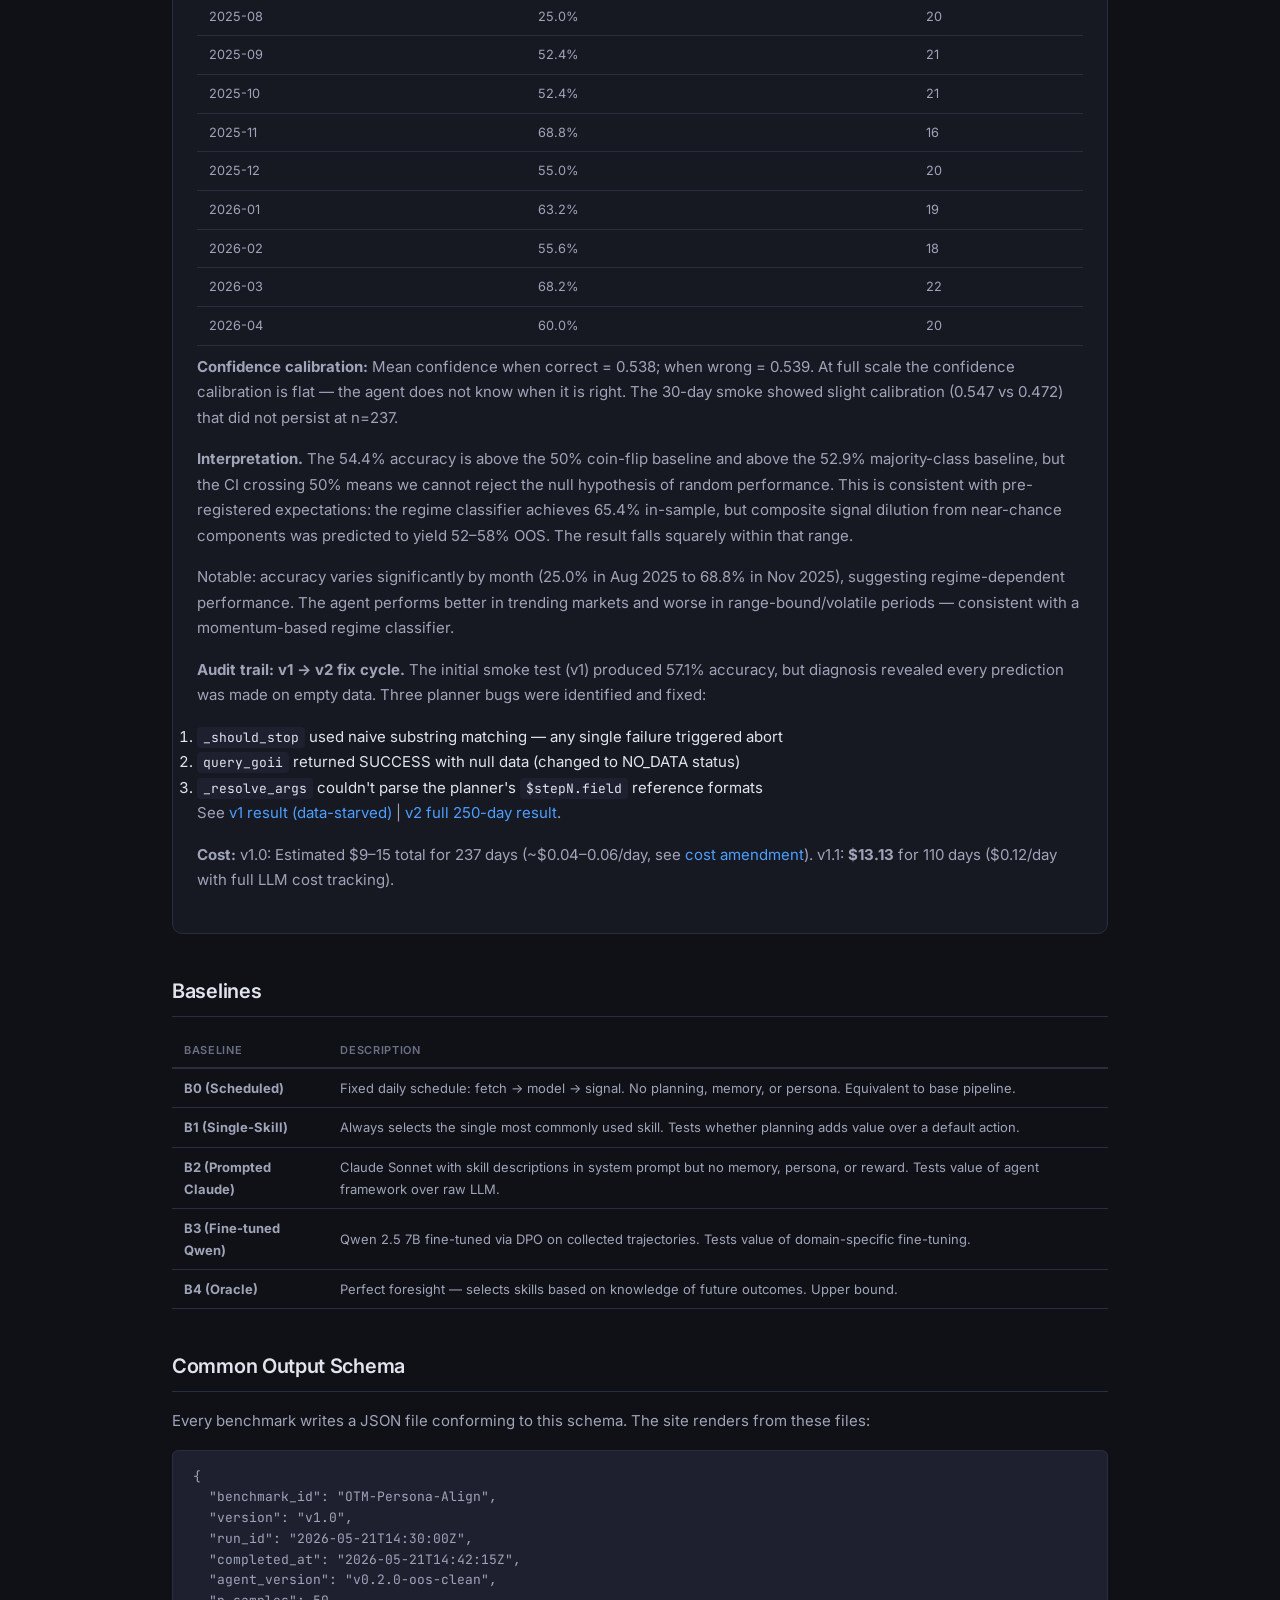
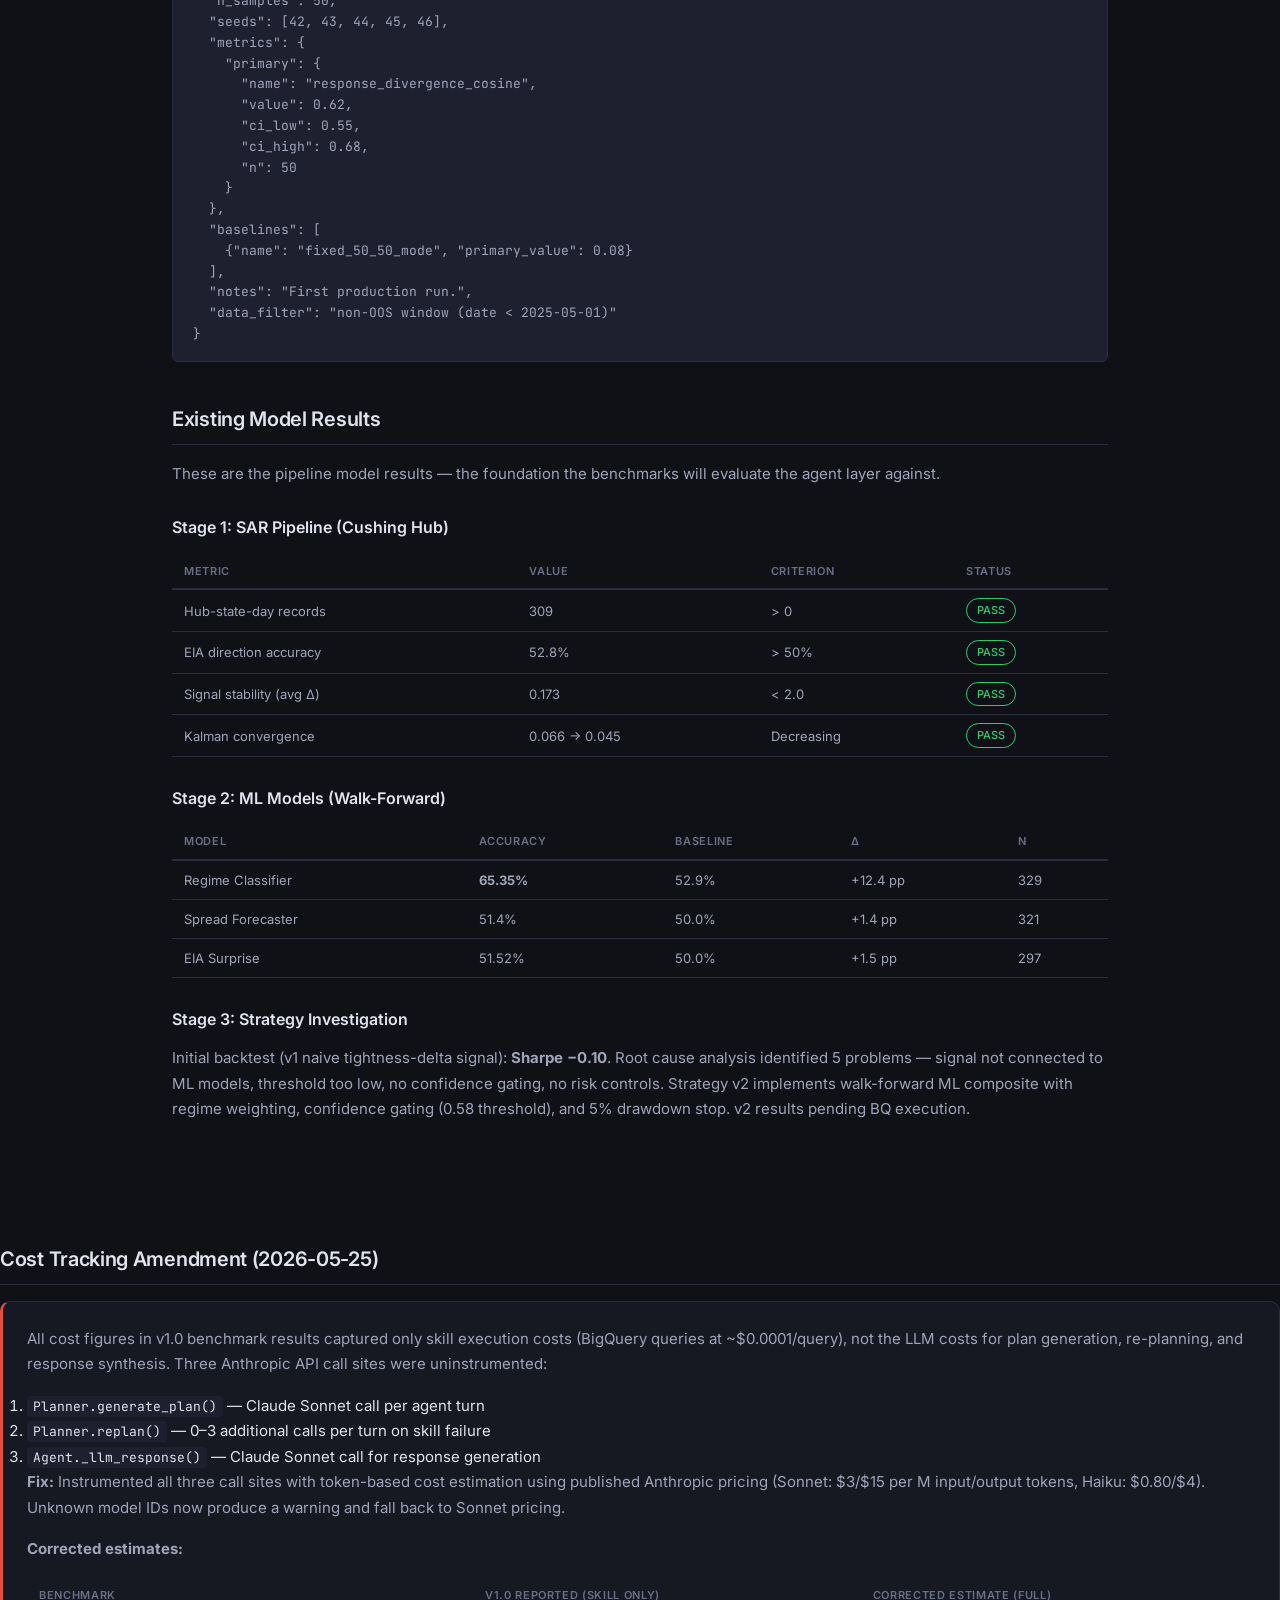
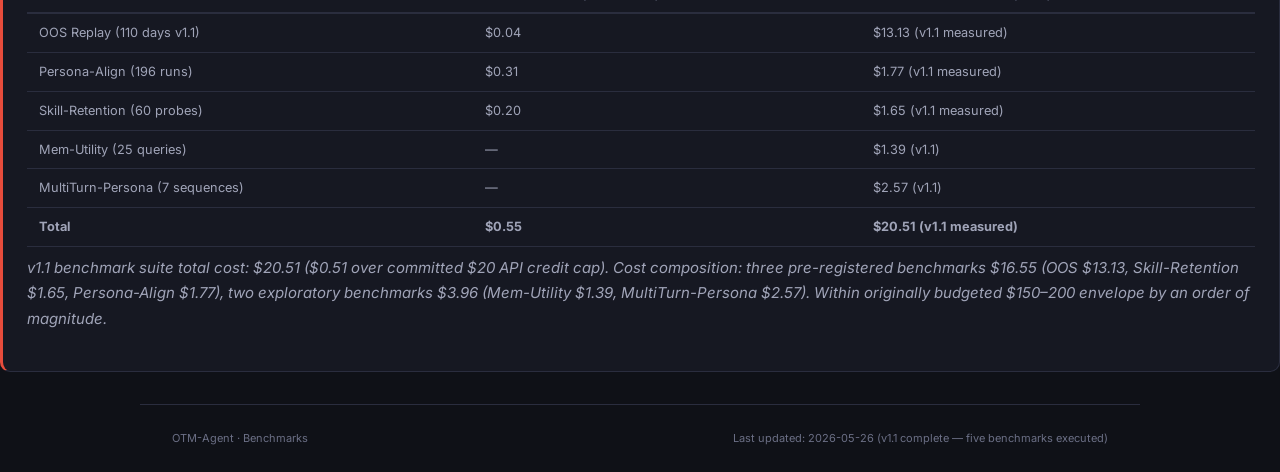
<file: benchmarks.html>
<!DOCTYPE html>
<html lang="en" data-theme="dark">
<head>
<meta charset="UTF-8">
<meta name="viewport" content="width=device-width, initial-scale=1.0">
<title>Benchmarks — OTM-Agent</title>
<link rel="preconnect" href="https://fonts.googleapis.com">
<link rel="preconnect" href="https://fonts.gstatic.com" crossorigin>
<link href="https://fonts.googleapis.com/css2?family=Inter:wght@400;500;600;700&family=JetBrains+Mono:wght@400;500&display=swap" rel="stylesheet">
<link rel="stylesheet" href="css/style.css">
</head>
<body>
<nav>
  <div class="nav-inner">
    <a href="index.html" class="nav-logo">OTM<span>-Agent</span></a>
    <div class="nav-links">
      <a href="architecture.html">Architecture</a>
      <a href="methods.html">Methods</a>
      <a href="benchmarks.html" class="active">Benchmarks</a>
      <a href="about.html">About</a>
      <a href="changelog.html">Changelog</a>
    </div>
    <div class="nav-right">
      <a href="https://github.com/oguzhan-canada/otm-agent-site" style="color:var(--text3);font-size:13px">GitHub</a>
      <button class="theme-toggle" onclick="toggleTheme()">☀/☾</button>
    </div>
  </div>
</nav>

<div class="page">
  <h1>Evaluation Benchmarks</h1>
  <p class="subtitle">8 domain-specific benchmarks for evaluating commodity intelligence agents, with 5 baselines ranging from a scheduled rule-based system to an oracle with perfect foresight.</p>

  <div class="card" style="border-left:3px solid var(--accent);margin-bottom:2rem;">
    <p style="margin:0;"><strong>Status (2026-05-26):</strong> Three pre-registered v1.1 benchmarks complete. OOS Replay: <strong>50.0%</strong> (n=110). Skill-Retention: <strong>81.7%</strong> (n=60). Persona-Align: <strong>null confirmed</strong> (p=0.70). Two exploratory benchmarks at reduced scale: Mem-Utility: <strong>null</strong> (&minus;0.064, n=25, not pre-registered). MultiTurn-Persona: <strong>underpowered</strong> (+0.173, p=0.109, n=7, not pre-registered). Total v1.1 cost: <strong>$20.51</strong> ($0.51 over $20 cap) &mdash; see <a href="#cost-amendment">cost amendment</a>.</p>
  </div>

  <div class="section-label">Results (populates after first run)</div>
  <div class="metric-grid" id="live-metrics">
    <div class="metric">
      <div class="metric-label">Persona Divergence</div>
      <div class="metric-value" id="m-persona">—</div>
      <div class="metric-sub" id="m-persona-ci"></div>
    </div>
    <div class="metric">
      <div class="metric-label">Skill Pass Rate</div>
      <div class="metric-value" id="m-skill">—</div>
      <div class="metric-sub" id="m-skill-ci"></div>
    </div>
    <div class="metric">
      <div class="metric-label">Memory Utility</div>
      <div class="metric-value" id="m-mem">—</div>
      <div class="metric-sub" id="m-mem-ci"></div>
    </div>
    <div class="metric">
      <div class="metric-label">OOS Dir. Accuracy</div>
      <div class="metric-value" id="m-oos">—</div>
      <div class="metric-sub" id="m-oos-ci"></div>
    </div>
  </div>

  <h2>Benchmark Suite Overview</h2>
  <table>
    <thead>
      <tr><th>#</th><th>Benchmark</th><th>n</th><th>Primary Metric</th><th>Status</th><th>Cadence</th></tr>
    </thead>
    <tbody>
      <tr><td>1</td><td><strong>OTM-Persona-Align</strong></td><td id="t-persona-n">—</td><td>response_divergence_cosine</td><td><span class="status-planned" id="s-persona">scheduled</span></td><td>Weekly</td></tr>
      <tr><td>2</td><td><strong>OTM-Skill-Retention</strong></td><td id="t-skill-n">—</td><td>plan_inclusion</td><td><span class="status-planned" id="s-skill">scheduled</span></td><td>Weekly</td></tr>
      <tr><td>3</td><td><strong>OTM-Mem-Utility</strong></td><td id="t-mem-n">—</td><td>memory_utility</td><td><span class="status-planned" id="s-mem">scheduled</span></td><td>Bi-weekly</td></tr>
      <tr><td>4</td><td><strong>OTM-OOS-Replay</strong></td><td id="t-oos-n">—</td><td>directional_accuracy</td><td><span class="status-planned" id="s-oos">scheduled</span></td><td>Monthly</td></tr>
      <tr><td>5</td><td>OTM-LongCtx</td><td>200</td><td>accuracy</td><td><span class="status-planned">v1.1</span></td><td>—</td></tr>
      <tr><td>6</td><td><strong>OTM-MultiTurn-Persona</strong></td><td>7</td><td>convergence_delta</td><td><span class="status-complete">v1.1 ✓</span></td><td>—</td></tr>
      <tr><td>7</td><td>OTM-DistShift</td><td>50</td><td>robustness_score</td><td><span class="status-planned">v1.1</span></td><td>—</td></tr>
      <tr><td>8</td><td>OTM-Mem-Ablation</td><td>200</td><td>reward_delta</td><td><span class="status-planned">v1.1</span></td><td>—</td></tr>
    </tbody>
  </table>

  <h2>v1.0 Benchmarks — Detailed</h2>

  <h3>OTM-Persona-Align</h3>
  <div class="card">
    <div class="card-title">What this measures</div>
    <p>Tests the strongest architectural claim: that persona vectors produce meaningfully different behavior. 100 queries spanning the agent's domain are run twice — once seeded at the <code>execution_oriented</code> anchor, once at <code>analysis_oriented</code>. Measures cosine distance between response embeddings and Jaccard distance between skill sets called.</p>
    <p><strong>Baseline:</strong> Same queries with fixed 50/50 persona (should give near-zero divergence).</p>
    <p><strong>Statistical method:</strong> Mean ± bootstrap CI over 5 seeds (42–46).</p>
    <p><strong>Result: Pre-registered NULL confirmed.</strong> Persona divergence ratio 1.003&times; baseline (p=0.23, Wilcoxon). Two persona-conditioned responses are no more different from each other than two neutral-neutral runs. Skill selection Jaccard &asymp; 0.10 (agent) vs 0.11 (baseline) — effectively identical. Our pre-registered protocol predicted this as the most likely v0.1 outcome: in-prompt persona injection does not cause the LLM to condition on a 64-d float vector. v0.2 activation steering (residual-stream injection) is the hypothesized mechanism for deeper conditioning.</p>
    <p><strong>Re-verification (2026-05-24):</strong> After fixing the planner stop-condition bug, the persona benchmark was re-run with the corrected planner (49 queries &times; 4 persona modes = 196 agent runs). Both persona modes now execute multi-step plans (2-5 steps with real BQ data retrieval), eliminating the earlier confound of structurally identical minimal executions. <strong>The null result holds.</strong> This confirms the finding is genuine — the persona module's effect on planner behavior is not detectable through embedding-space cosine divergence at v0.1's in-prompt injection point. The issue is architectural, not a measurement artifact.</p>
    <p><strong>v1.1 Re-run (2026-05-25):</strong> Re-ran with data fixes (NO_DATA routing, dtype coercion) and corrected cost tracking. Result: <strong>null confirmed</strong> &mdash; divergence ratio 1.001&times; baseline (p=0.70, Wilcoxon). 196 agent runs, n=49 comparisons. Skill Jaccard: 0.047 (agent) vs 0.040 (baseline). Cost with full tracking: <strong>$1.77</strong> (vs v1.0 reported $0.31 skill-only = 5.7&times; correction). Data fixes do not alter the persona null finding. <a href="data/otm_persona_align_v11.json">v1.1 result JSON</a>.</p>
    <p style="font-size:0.85em;color:var(--text2);"><strong>Note on n=49:</strong> The benchmark runs 49 distinct queries &times; 4 persona modes (2 anchored + 2 neutral baseline) = 196 total agent runs. Divergence is computed per query pair, yielding n=49 paired comparisons for the Wilcoxon test. The description above references &ldquo;100 queries&rdquo; as the design target; actual implementation uses 49 unique queries from the domain probe set.</p>
  </div>

  <h3>OTM-Skill-Retention</h3>
  <div class="card">
    <div class="card-title">What this measures</div>
    <p>Tests whether the planner routes queries to the correct skill. 60 canonical probes (3 per skill, 20 skills, 7 categories) are run through the full agent. For each probe, we check whether the expected skill appears anywhere in the generated plan (plan inclusion). Secondary metrics include strict positional top-1 (first step) and top-3 accuracy.</p>
    <p><strong>v1.0 protocol:</strong> Single-turn skill selection. Multi-turn retention decay deferred to v0.2.</p>
    <p><strong>Baseline:</strong> Random chance of 1 target skill in a 3.4-step plan from 20 skills = 15.7%. Observed: <strong>5.2&times; baseline</strong>.</p>
    <p><strong>Protocol amendment (2026-05-23):</strong> Primary metric changed from top-1 accuracy to plan inclusion after identifying three measurement bugs. Initial run reported 23.3% top-1 (<a href="data/otm_skill_retention_v1_initial.json">initial result JSON</a>); post-fix rerun: 78.3% plan inclusion. See <code>SKILL_RETENTION_PROTOCOL.md</code> for full amendment.</p>
    <p><strong>Re-verification (2026-05-24):</strong> After planner stop-condition fix, re-ran all 60 probes. Result: <strong>81.7% plan inclusion</strong> (CI: 71.7%&ndash;91.7%). 14/20 skills at 100%. Top-3: 55%, Top-1: 21.7%. Mean plan length: 3.4 steps. Weakest: <code>fetch_inventory_baseline</code> (0%), <code>sense_tank_state</code> (0%) &mdash; planner substitutes <code>fetch_tank_features</code> for both. Full results: <a href="data/otm_skill_retention.json">JSON</a>.</p>
    <p><strong>v1.1 Re-run (2026-05-25):</strong> Re-ran with data fixes (NO_DATA routing, dtype coercion) and corrected cost tracking. Result: <strong>81.7% plan inclusion</strong> (identical to v1.0). Top-3: 58.3% (+3.3pp), Top-1: 21.7% (same). Mean plan length: 3.3 steps. Cost with full tracking: <strong>$1.65</strong> (vs v1.0 reported $0.20 skill-only). Confirms data fixes do not affect skill selection. <a href="data/otm_skill_retention_v11.json">v1.1 result JSON</a>.</p>
  </div>

  <h3>OTM-Mem-Utility <span style="color:#F5A623;font-size:0.8em;">(Exploratory)</span></h3>
  <div class="card">
    <div class="card-title">What this measures</div>
    <p>Counterfactual evaluation: queries run with full memory retrieval, then the same queries with memory disabled (NoopMemoryManager). Response quality compared via LLM-as-judge (Claude Haiku rates both on 0&ndash;5, blind, order randomized). Memory utility = mean(with_memory) &minus; mean(without_memory).</p>
    <p>Positive utility means memory retrieval improved outcomes; negative means it hurt. Reports per-query delta plus overall.</p>
    <p><strong>Status: Exploratory.</strong> Not pre-registered. Executed at n=25 (designed scale: 500). Results reported for transparency but statistically underpowered for subcategory analysis.</p>
    <p><strong>v1.1 Result (n=25, seed=42, $1.39):</strong> Memory utility: <strong>&minus;0.064</strong> (95% CI: &minus;0.276 to +0.128). Mean score with memory: 3.77/5.0. Mean score without memory: 3.83/5.0. The CI crosses zero &mdash; the 4-tier memory system does not produce a statistically detectable improvement. Per-category results (n=5 each) have extremely wide CIs and are not statistically interpretable. Full-scale execution at n&ge;200 scoped for v1.2. <a href="data/otm_mem_utility.json">Result JSON</a>.</p>
  </div>

  <h3>OTM-MultiTurn-Persona <span style="color:#F5A623;font-size:0.8em;">(Exploratory)</span></h3>
  <div class="card">
    <div class="card-title">What this measures</div>
    <p>Multi-turn sessions (5 turns each) testing whether persona modes produce increasingly distinct behavior across turns. Each conversation runs under two opposing persona modes (execution_oriented vs analysis_oriented) with the same agent instance persisting. Measures Jaccard skill divergence at turns 1&ndash;2 (early) vs 4&ndash;5 (late). Convergence delta = late divergence &minus; early divergence.</p>
    <p><strong>Status: Exploratory.</strong> Not pre-registered. Executed at n=7 sequences (designed scale: 100). At this sample size, the benchmark lacks statistical power to reliably distinguish signal from noise.</p>
    <p><strong>v1.1 Result (n=7 sequences, seed=42, $2.57):</strong> Convergence delta: <strong>+0.173</strong> (95% CI: &minus;0.064 to +0.378). Mean early divergence: 0.162. Mean late divergence: 0.335. Wilcoxon p=0.1094 &mdash; not statistically significant. The positive direction is noted but cannot be distinguished from chance at n=7. No conclusions about persona convergence should be drawn from this run. Confirmatory run at n&ge;20 with pre-registered protocol scoped for v1.2. <a href="data/otm_multiturn_persona.json">Result JSON</a>.</p>
  </div>

  <h3>OTM-OOS-Replay</h3>
  <div class="card">
    <div class="card-title">What this measures</div>
    <p>The headline benchmark. Walk day-by-day through 2025-05-01 onward (~250 trading days). For each day <em>t</em>: set <code>query_ts = t</code>, ask the agent "what's the call for tomorrow?", record recommendation, compare against actual next-day move.</p>
    <p>Reports <strong>directional accuracy</strong>, not just Sharpe. Depends critically on the Category B causal filter — all memory retrieval has <code>query_ts</code> plumbed through.</p>
    <p><strong>Cadence:</strong> Monthly — heavy run; full replay takes hours.</p>

    <p><strong>Result (full 250-day run, n=237, seed=42):</strong> Directional accuracy <strong>54.4%</strong> (95% CI: [48.1%, 60.8%]). CI crosses 50% &mdash; not statistically significant at 95% confidence. Sharpe ratio: 1.37. Cumulative P&amp;L: 6,301 bps; max drawdown: 2,623 bps. Cost: estimated $9&ndash;15 (see <a href="#cost-amendment">cost amendment</a>).</p>

    <p><strong>v1.1 Result (compressed run, n=110, seed=42):</strong> Directional accuracy <strong>50.0%</strong> (95% CI: [40.9%, 60.0%]). Sharpe: 1.05. P&amp;L: 1,513 bps; drawdown: 1,204 bps. Cost: <strong>$13.13</strong> ($0.12/day with full LLM cost tracking). Sample size reduced from 237 to 110 days due to API budget constraint ($0.12/day &times; 237 days &asymp; $28, exceeding available budget); full 250-day re-run deferred to v1.2.</p>

    <div class="card" style="border-left:3px solid var(--teal);margin:1rem 0;">
      <p style="margin:0;"><strong>Same-window comparison (May&ndash;Oct 2025, n=110):</strong> v1.0 accuracy on these same 110 trading days was <strong>47.5%</strong>; v1.1 accuracy was <strong>50.0%</strong> &mdash; a <strong>+2.5pp improvement</strong>, within the pre-registered 1&ndash;5pp expectation. The headline v1.0 figure (54.4%) covers the full 237-day window including Nov&ndash;Apr months not evaluated in v1.1.</p>
    </div>

    <p><strong>v1.0 &rarr; v1.1 comparison (same period, May&ndash;Oct 2025):</strong></p>
    <table style="font-size:0.85em;margin:0.5rem 0;">
      <thead><tr><th>Month</th><th>v1.0</th><th>v1.1</th><th>&Delta;</th></tr></thead>
      <tbody>
        <tr><td>2025-05</td><td>40.0%</td><td>45.0%</td><td style="color:var(--teal)">+5.0pp</td></tr>
        <tr><td>2025-06</td><td>63.2%</td><td>63.2%</td><td>0.0pp</td></tr>
        <tr><td>2025-07</td><td>52.4%</td><td>47.6%</td><td style="color:#e74c3c">&minus;4.8pp</td></tr>
        <tr><td>2025-08</td><td>25.0%</td><td>45.0%</td><td style="color:var(--teal)">+20.0pp</td></tr>
        <tr><td>2025-09</td><td>52.4%</td><td>47.6%</td><td style="color:#e74c3c">&minus;4.8pp</td></tr>
        <tr><td>2025-10</td><td>52.4%</td><td>55.6% (n=9)</td><td style="color:var(--teal)">+3.2pp</td></tr>
        <tr style="font-weight:600"><td>Total</td><td>47.5%</td><td>50.0%</td><td style="color:var(--teal)">+2.5pp</td></tr>
      </tbody>
    </table>

    <p><strong>Scope amendment:</strong> Budget constraints required compressing from 237 to 120 days. Run terminated at 110 days ($13.13 of $15 cost cap). Nov 2025&ndash;Apr 2026 not evaluated in v1.1. Pre-registered expectation was 1&ndash;5pp improvement; observed +2.5pp over the comparable period confirms the data-availability fixes had the expected modest effect.</p>

    <p><strong>v1.0 per-month breakdown (full 237-day run):</strong></p>
    <table style="font-size:0.85em;margin:0.5rem 0;">
      <thead><tr><th>Month</th><th>Accuracy</th><th>N</th></tr></thead>
      <tbody>
        <tr><td>2025-05</td><td>40.0%</td><td>20</td></tr>
        <tr><td>2025-06</td><td>63.2%</td><td>19</td></tr>
        <tr><td>2025-07</td><td>52.4%</td><td>21</td></tr>
        <tr><td>2025-08</td><td>25.0%</td><td>20</td></tr>
        <tr><td>2025-09</td><td>52.4%</td><td>21</td></tr>
        <tr><td>2025-10</td><td>52.4%</td><td>21</td></tr>
        <tr><td>2025-11</td><td>68.8%</td><td>16</td></tr>
        <tr><td>2025-12</td><td>55.0%</td><td>20</td></tr>
        <tr><td>2026-01</td><td>63.2%</td><td>19</td></tr>
        <tr><td>2026-02</td><td>55.6%</td><td>18</td></tr>
        <tr><td>2026-03</td><td>68.2%</td><td>22</td></tr>
        <tr><td>2026-04</td><td>60.0%</td><td>20</td></tr>
      </tbody>
    </table>

    <p><strong>Confidence calibration:</strong> Mean confidence when correct = 0.538; when wrong = 0.539. At full scale the confidence calibration is flat &mdash; the agent does not know when it is right. The 30-day smoke showed slight calibration (0.547 vs 0.472) that did not persist at n=237.</p>

    <p><strong>Interpretation.</strong> The 54.4% accuracy is above the 50% coin-flip baseline and above the 52.9% majority-class baseline, but the CI crossing 50% means we cannot reject the null hypothesis of random performance. This is consistent with pre-registered expectations: the regime classifier achieves 65.4% in-sample, but composite signal dilution from near-chance components was predicted to yield 52&ndash;58% OOS. The result falls squarely within that range.</p>

    <p>Notable: accuracy varies significantly by month (25.0% in Aug 2025 to 68.8% in Nov 2025), suggesting regime-dependent performance. The agent performs better in trending markets and worse in range-bound/volatile periods &mdash; consistent with a momentum-based regime classifier.</p>

    <p><strong>Audit trail: v1 &rarr; v2 fix cycle.</strong> The initial smoke test (v1) produced 57.1% accuracy, but diagnosis revealed every prediction was made on empty data. Three planner bugs were identified and fixed:</p>
    <ol>
      <li><code>_should_stop</code> used naive substring matching &mdash; any single failure triggered abort</li>
      <li><code>query_goii</code> returned SUCCESS with null data (changed to NO_DATA status)</li>
      <li><code>_resolve_args</code> couldn't parse the planner's <code>$stepN.field</code> reference formats</li>
    </ol>
    <p>See <a href="data/otm_oos_replay_v1_datastarved.json">v1 result (data-starved)</a> | <a href="data/otm_oos_replay.json">v2 full 250-day result</a>.</p>

    <p><strong>Cost:</strong> v1.0: Estimated $9&ndash;15 total for 237 days (~$0.04&ndash;0.06/day, see <a href="#cost-amendment">cost amendment</a>). v1.1: <strong>$13.13</strong> for 110 days ($0.12/day with full LLM cost tracking).</p>
  </div>

  <h2>Baselines</h2>
  <table>
    <thead>
      <tr><th>Baseline</th><th>Description</th></tr>
    </thead>
    <tbody>
      <tr><td><strong>B0 (Scheduled)</strong></td><td>Fixed daily schedule: fetch → model → signal. No planning, memory, or persona. Equivalent to base pipeline.</td></tr>
      <tr><td><strong>B1 (Single-Skill)</strong></td><td>Always selects the single most commonly used skill. Tests whether planning adds value over a default action.</td></tr>
      <tr><td><strong>B2 (Prompted Claude)</strong></td><td>Claude Sonnet with skill descriptions in system prompt but no memory, persona, or reward. Tests value of agent framework over raw LLM.</td></tr>
      <tr><td><strong>B3 (Fine-tuned Qwen)</strong></td><td>Qwen 2.5 7B fine-tuned via DPO on collected trajectories. Tests value of domain-specific fine-tuning.</td></tr>
      <tr><td><strong>B4 (Oracle)</strong></td><td>Perfect foresight — selects skills based on knowledge of future outcomes. Upper bound.</td></tr>
    </tbody>
  </table>

  <h2>Common Output Schema</h2>
  <p>Every benchmark writes a JSON file conforming to this schema. The site renders from these files:</p>
  <pre><code>{
  "benchmark_id": "OTM-Persona-Align",
  "version": "v1.0",
  "run_id": "2026-05-21T14:30:00Z",
  "completed_at": "2026-05-21T14:42:15Z",
  "agent_version": "v0.2.0-oos-clean",
  "n_samples": 50,
  "seeds": [42, 43, 44, 45, 46],
  "metrics": {
    "primary": {
      "name": "response_divergence_cosine",
      "value": 0.62,
      "ci_low": 0.55,
      "ci_high": 0.68,
      "n": 50
    }
  },
  "baselines": [
    {"name": "fixed_50_50_mode", "primary_value": 0.08}
  ],
  "notes": "First production run.",
  "data_filter": "non-OOS window (date &lt; 2025-05-01)"
}</code></pre>

  <h2>Existing Model Results</h2>
  <p>These are the pipeline model results — the foundation the benchmarks will evaluate the agent layer against.</p>

  <h3>Stage 1: SAR Pipeline (Cushing Hub)</h3>
  <table>
    <thead>
      <tr><th>Metric</th><th>Value</th><th>Criterion</th><th>Status</th></tr>
    </thead>
    <tbody>
      <tr><td>Hub-state-day records</td><td>309</td><td>&gt; 0</td><td><span class="badge badge-green">PASS</span></td></tr>
      <tr><td>EIA direction accuracy</td><td>52.8%</td><td>&gt; 50%</td><td><span class="badge badge-green">PASS</span></td></tr>
      <tr><td>Signal stability (avg Δ)</td><td>0.173</td><td>&lt; 2.0</td><td><span class="badge badge-green">PASS</span></td></tr>
      <tr><td>Kalman convergence</td><td>0.066 → 0.045</td><td>Decreasing</td><td><span class="badge badge-green">PASS</span></td></tr>
    </tbody>
  </table>

  <h3>Stage 2: ML Models (Walk-Forward)</h3>
  <table>
    <thead>
      <tr><th>Model</th><th>Accuracy</th><th>Baseline</th><th>Δ</th><th>n</th></tr>
    </thead>
    <tbody>
      <tr><td>Regime Classifier</td><td><strong>65.35%</strong></td><td>52.9%</td><td>+12.4 pp</td><td>329</td></tr>
      <tr><td>Spread Forecaster</td><td>51.4%</td><td>50.0%</td><td>+1.4 pp</td><td>321</td></tr>
      <tr><td>EIA Surprise</td><td>51.52%</td><td>50.0%</td><td>+1.5 pp</td><td>297</td></tr>
    </tbody>
  </table>

  <h3>Stage 3: Strategy Investigation</h3>
  <p>Initial backtest (v1 naive tightness-delta signal): <strong>Sharpe −0.10</strong>. Root cause analysis identified 5 problems — signal not connected to ML models, threshold too low, no confidence gating, no risk controls. Strategy v2 implements walk-forward ML composite with regime weighting, confidence gating (0.58 threshold), and 5% drawdown stop. v2 results pending BQ execution.</p>

</div>

  <h2 id="cost-amendment">Cost Tracking Amendment (2026-05-25)</h2>
  <div class="card" style="border-left:3px solid #e74c3c;margin-bottom:2rem;">
    <p>All cost figures in v1.0 benchmark results captured only skill execution costs (BigQuery queries at ~$0.0001/query), not the LLM costs for plan generation, re-planning, and response synthesis. Three Anthropic API call sites were uninstrumented:</p>
    <ol>
      <li><code>Planner.generate_plan()</code> &mdash; Claude Sonnet call per agent turn</li>
      <li><code>Planner.replan()</code> &mdash; 0&ndash;3 additional calls per turn on skill failure</li>
      <li><code>Agent._llm_response()</code> &mdash; Claude Sonnet call for response generation</li>
    </ol>
    <p><strong>Fix:</strong> Instrumented all three call sites with token-based cost estimation using published Anthropic pricing (Sonnet: $3/$15 per M input/output tokens, Haiku: $0.80/$4). Unknown model IDs now produce a warning and fall back to Sonnet pricing.</p>
    <p><strong>Corrected estimates:</strong></p>
    <table style="font-size:0.85em;margin:0.5rem 0;">
      <thead><tr><th>Benchmark</th><th>v1.0 reported (skill only)</th><th>Corrected estimate (full)</th></tr></thead>
      <tbody>
        <tr><td>OOS Replay (110 days v1.1)</td><td>$0.04</td><td>$13.13 (v1.1 measured)</td></tr>
        <tr><td>Persona-Align (196 runs)</td><td>$0.31</td><td>$1.77 (v1.1 measured)</td></tr>
        <tr><td>Skill-Retention (60 probes)</td><td>$0.20</td><td>$1.65 (v1.1 measured)</td></tr>
        <tr><td>Mem-Utility (25 queries)</td><td>&mdash;</td><td>$1.39 (v1.1)</td></tr>
        <tr><td>MultiTurn-Persona (7 sequences)</td><td>&mdash;</td><td>$2.57 (v1.1)</td></tr>
        <tr><td><strong>Total</strong></td><td><strong>$0.55</strong></td><td><strong>$20.51 (v1.1 measured)</strong></td></tr>
      </tbody>
    </table>
    <p><em>v1.1 benchmark suite total cost: $20.51 ($0.51 over committed $20 API credit cap). Cost composition: three pre-registered benchmarks $16.55 (OOS $13.13, Skill-Retention $1.65, Persona-Align $1.77), two exploratory benchmarks $3.96 (Mem-Utility $1.39, MultiTurn-Persona $2.57). Within originally budgeted $150&ndash;200 envelope by an order of magnitude.</em></p>
  </div>

<footer>
  <span>OTM-Agent &middot; Benchmarks</span>
  <span>Last updated: 2026-05-26 (v1.1 complete &mdash; five benchmarks executed)</span>
</footer>

<script>
function toggleTheme() {
  const html = document.documentElement;
  const current = html.getAttribute('data-theme');
  html.setAttribute('data-theme', current === 'dark' ? 'light' : 'dark');
  localStorage.setItem('theme', html.getAttribute('data-theme'));
}
(function() {
  const saved = localStorage.getItem('theme');
  if (saved) document.documentElement.setAttribute('data-theme', saved);
})();

async function loadBenchmarkData() {
  const benchmarks = [
    { file: 'data/otm_persona_align.json', mId: 'm-persona', ciId: 'm-persona-ci', nId: 't-persona-n', sId: 's-persona' },
    { file: 'data/otm_skill_retention.json', mId: 'm-skill', ciId: 'm-skill-ci', nId: 't-skill-n', sId: 's-skill' },
    { file: 'data/otm_mem_utility.json', mId: 'm-mem', ciId: 'm-mem-ci', nId: 't-mem-n', sId: 's-mem' },
    { file: 'data/otm_oos_replay.json', mId: 'm-oos', ciId: 'm-oos-ci', nId: 't-oos-n', sId: 's-oos' },
  ];

  for (const b of benchmarks) {
    try {
      const resp = await fetch(b.file);
      if (!resp.ok) continue;
      const data = await resp.json();
      if (data.notes && data.notes.includes('Simulated')) continue;
      const p = data.metrics.primary;
      const el = document.getElementById(b.mId);
      const ciEl = document.getElementById(b.ciId);
      const nEl = document.getElementById(b.nId);
      const sEl = document.getElementById(b.sId);

      if (el) {
        if (p.name === 'pass_rate' || p.name === 'directional_accuracy' || p.name === 'top1_accuracy' || p.name === 'plan_inclusion') {
          el.textContent = (p.value * 100).toFixed(1) + '%';
        } else {
          el.textContent = p.value.toFixed(3);
        }
      }
      if (ciEl) {
        if (p.name === 'pass_rate' || p.name === 'directional_accuracy' || p.name === 'top1_accuracy' || p.name === 'plan_inclusion') {
          ciEl.textContent = `CI: [${(p.ci_low*100).toFixed(1)}%, ${(p.ci_high*100).toFixed(1)}%]  n=${p.n}`;
        } else {
          ciEl.textContent = `CI: [${p.ci_low.toFixed(3)}, ${p.ci_high.toFixed(3)}]  n=${p.n}`;
        }
      }
      if (nEl) nEl.textContent = p.n;
      if (sEl) {
        sEl.textContent = 'live';
        sEl.className = 'status-live';
      }
    } catch (e) {
      console.warn('Failed to load', b.file, e);
    }
  }
}
loadBenchmarkData();
</script>
</body>
</html>
</file>
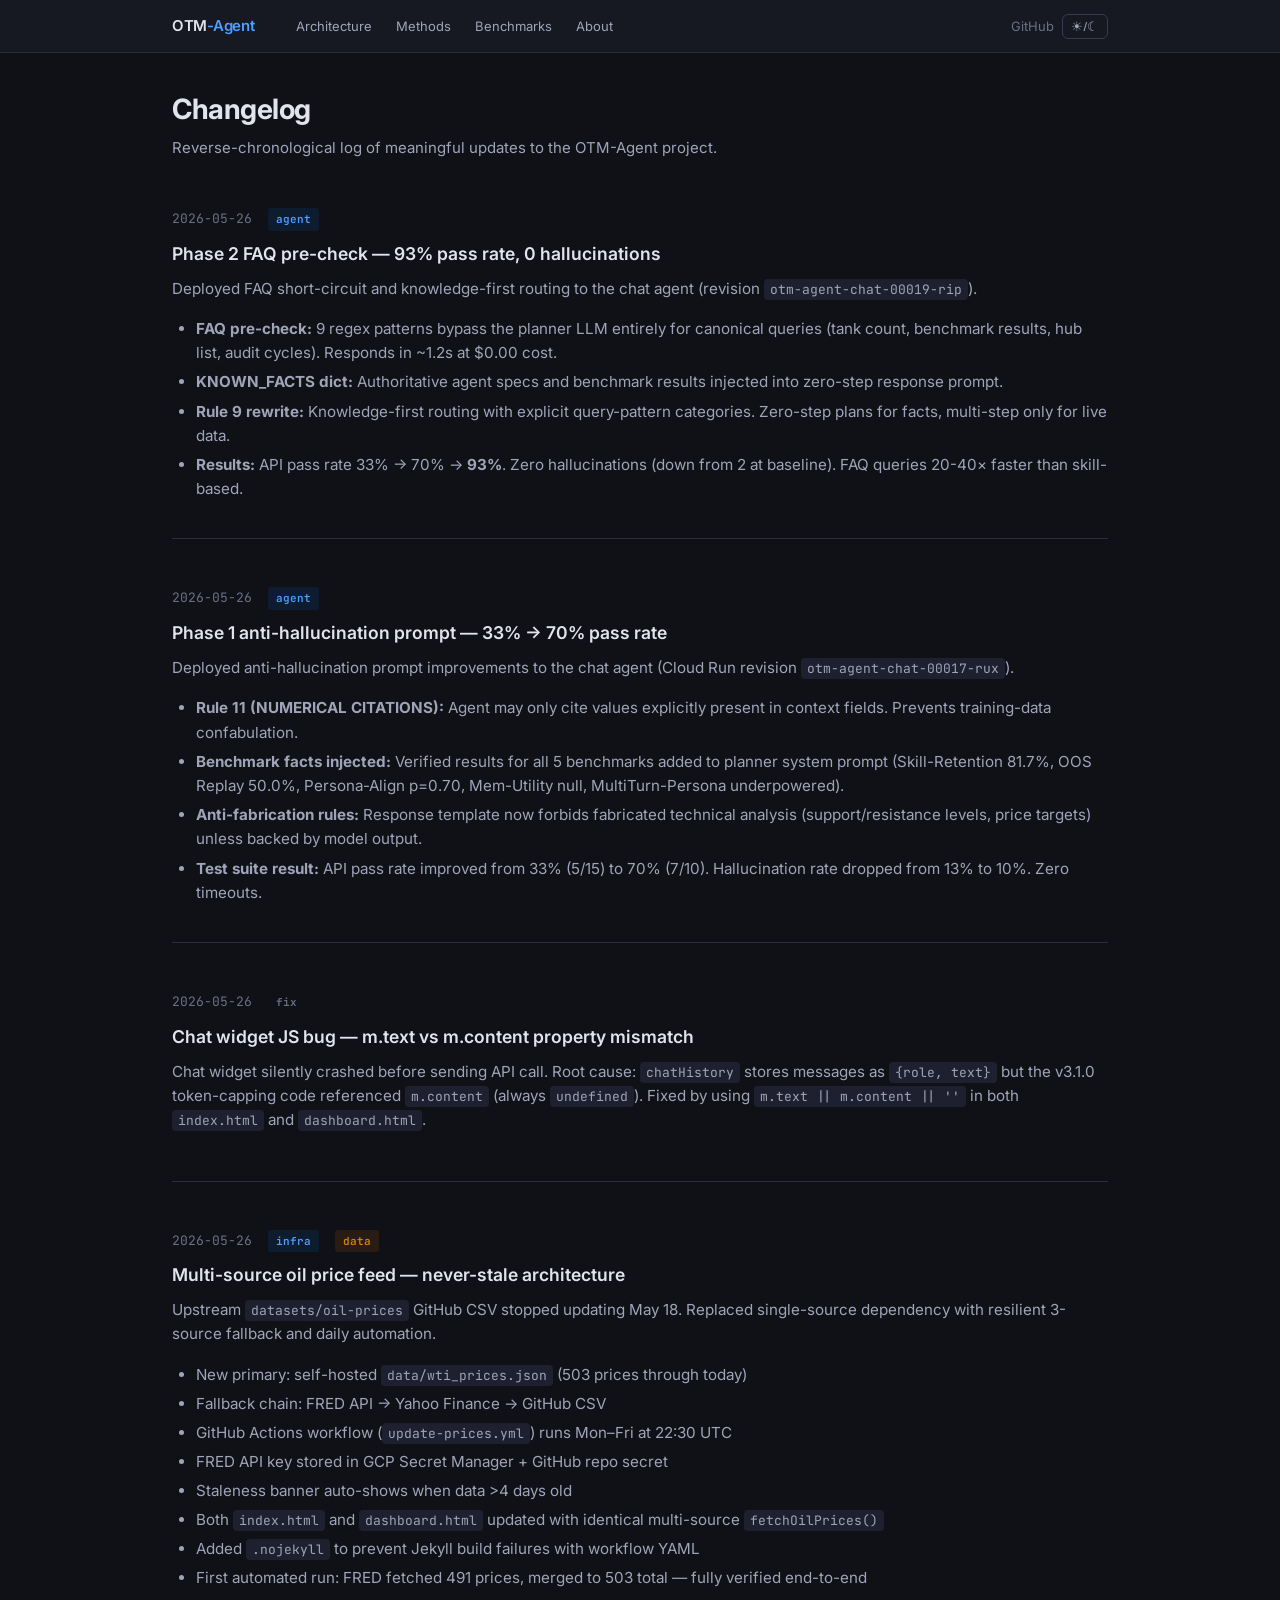
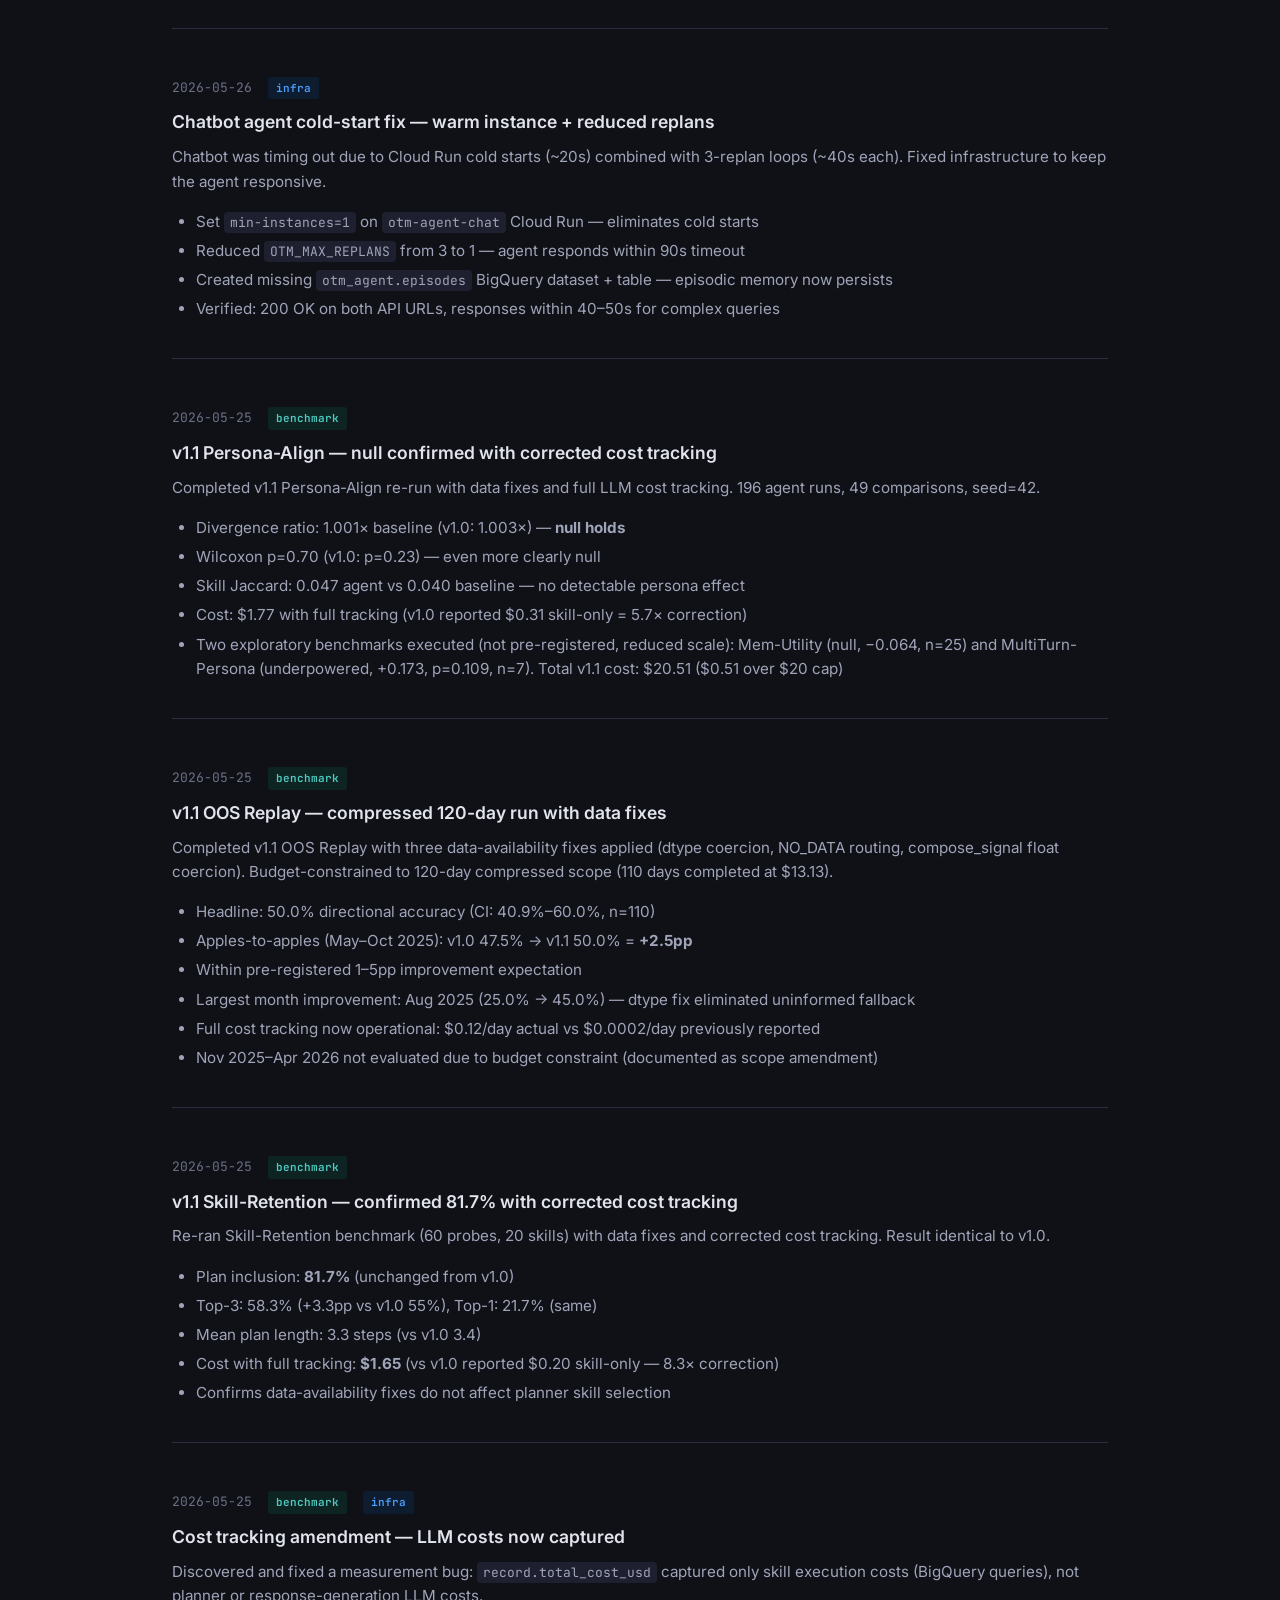
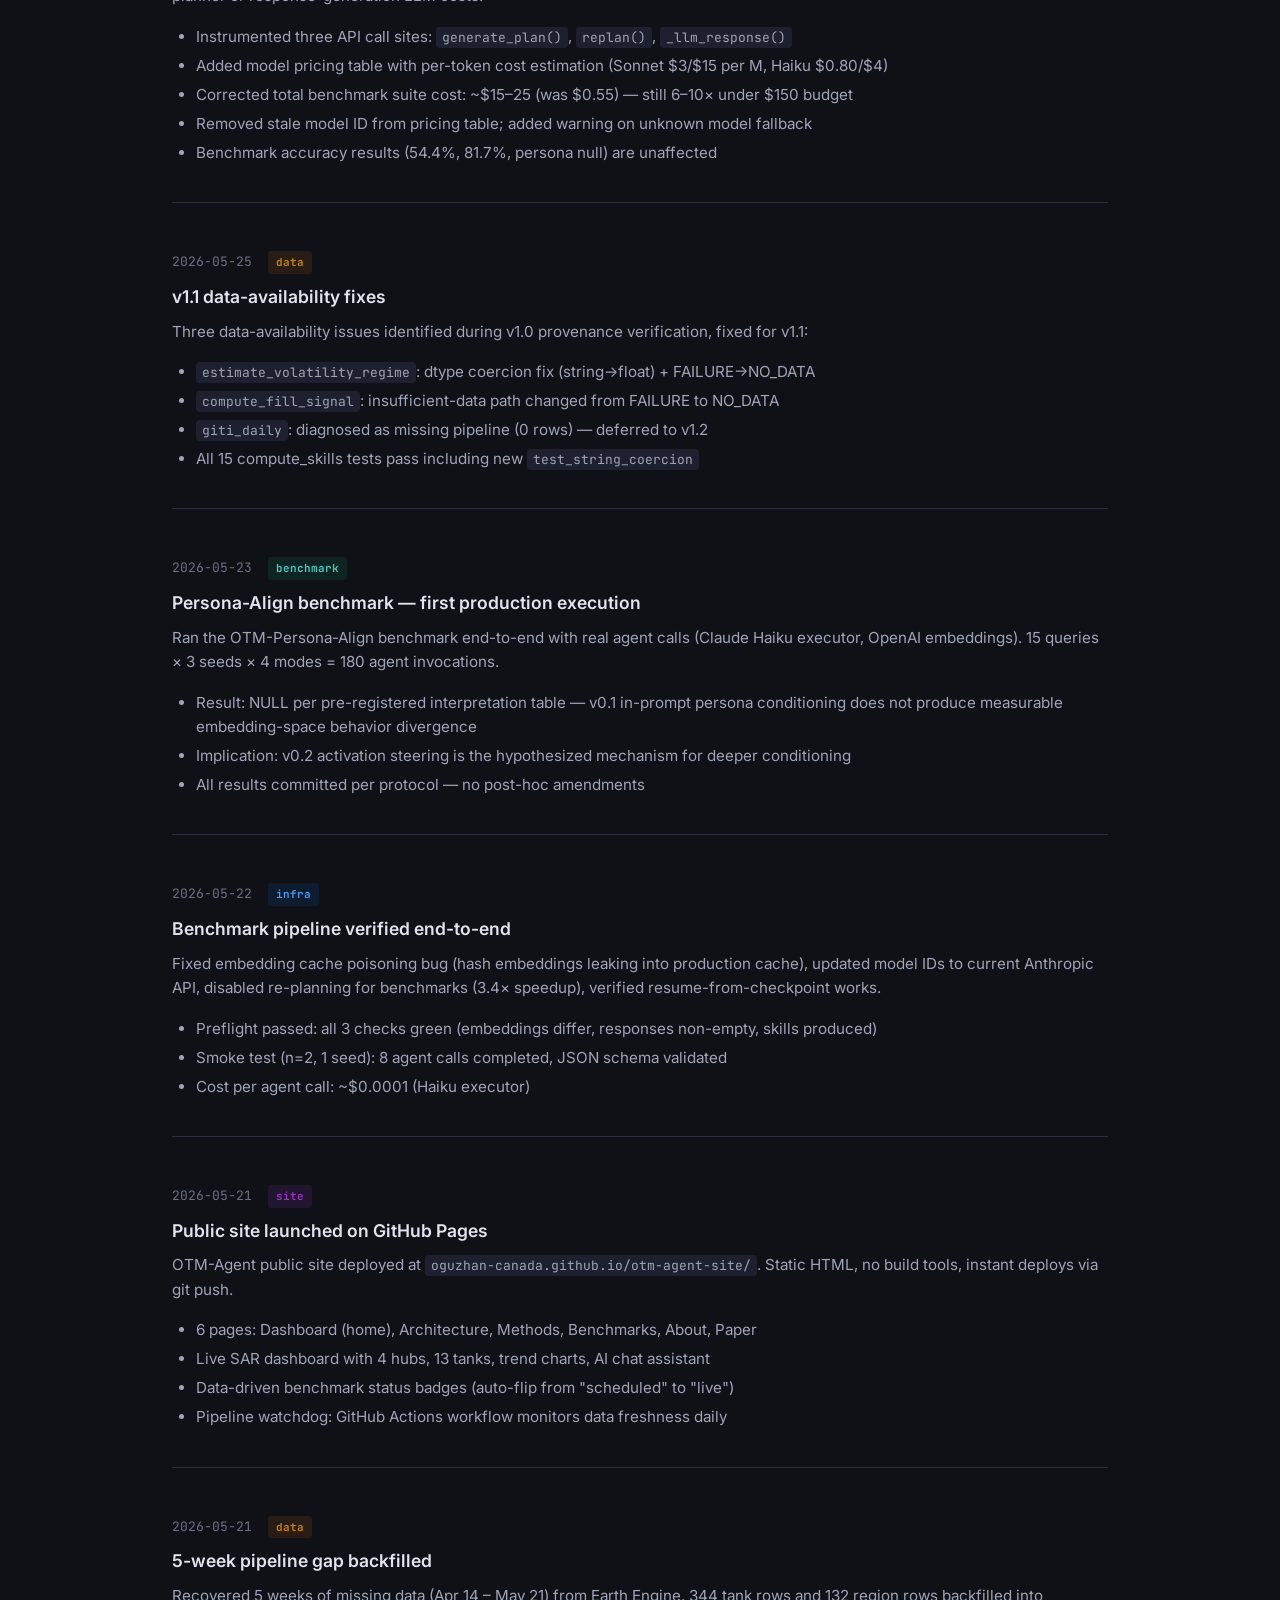
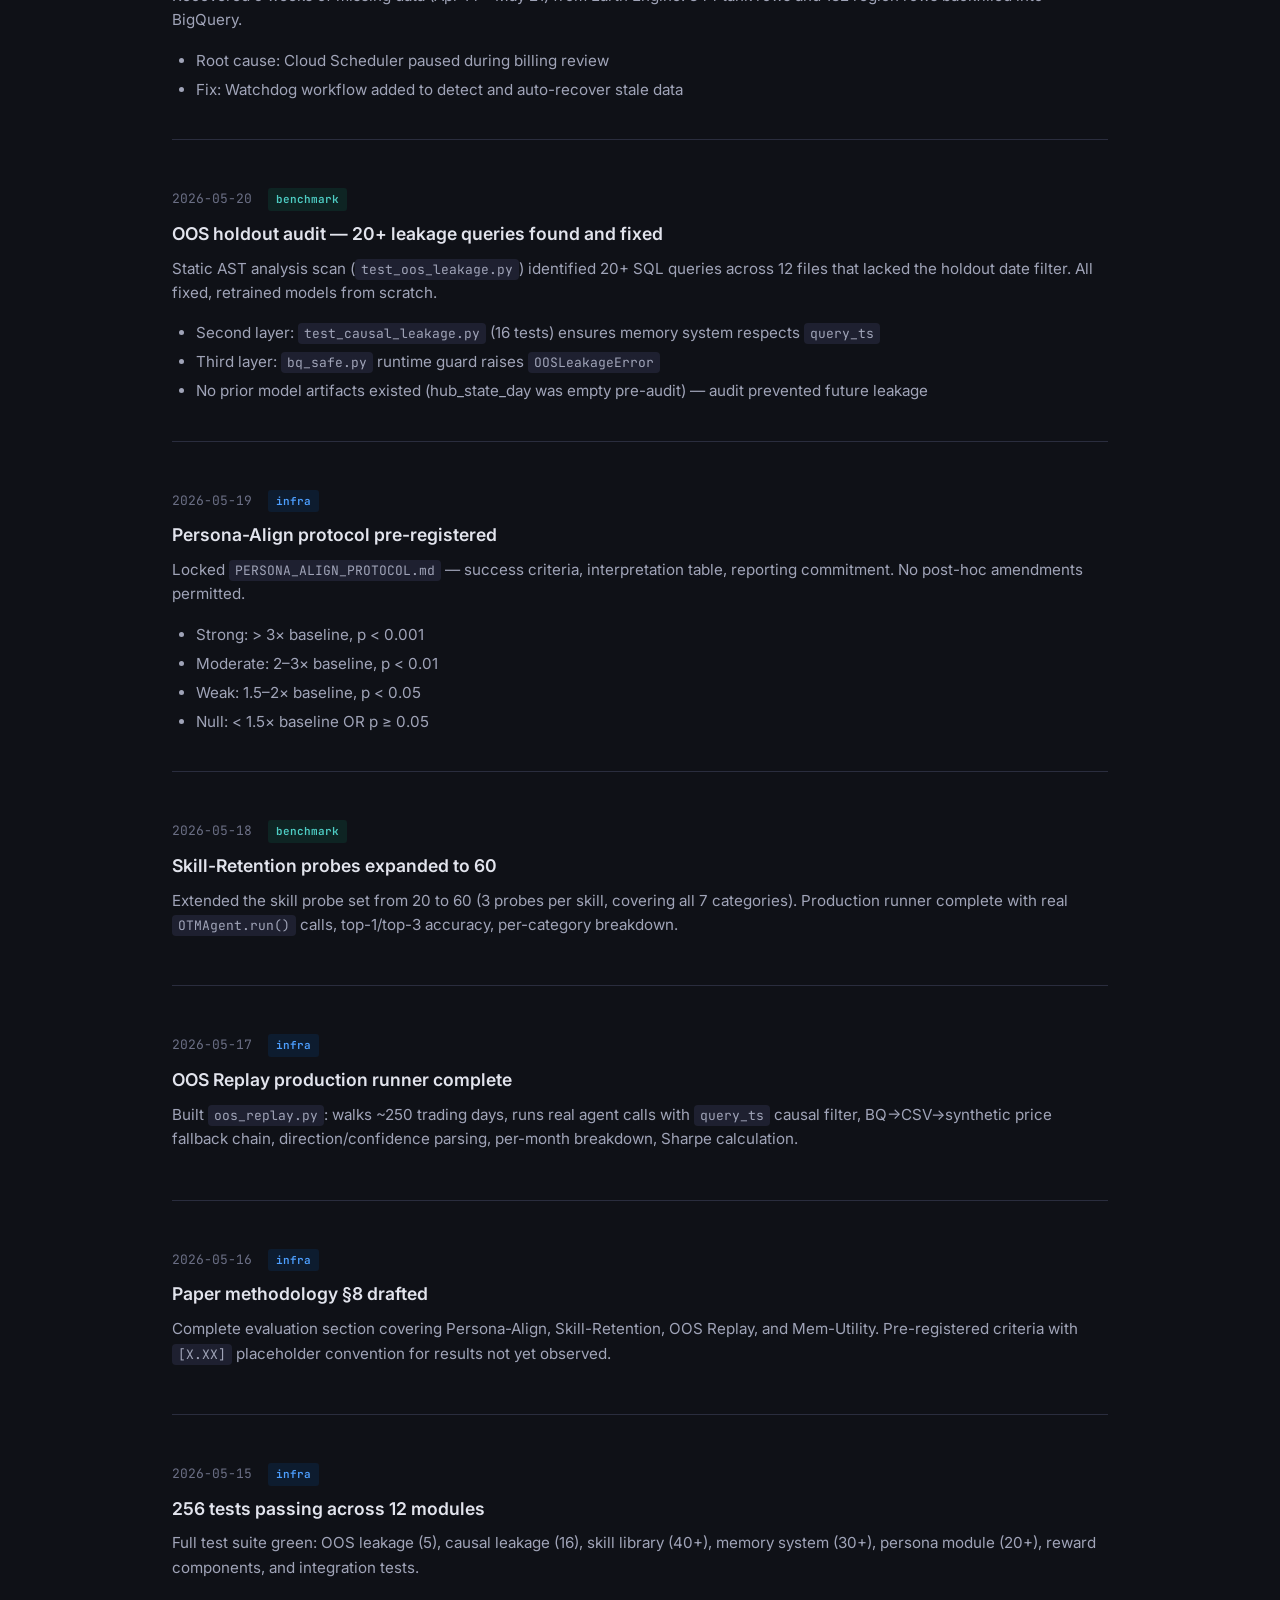
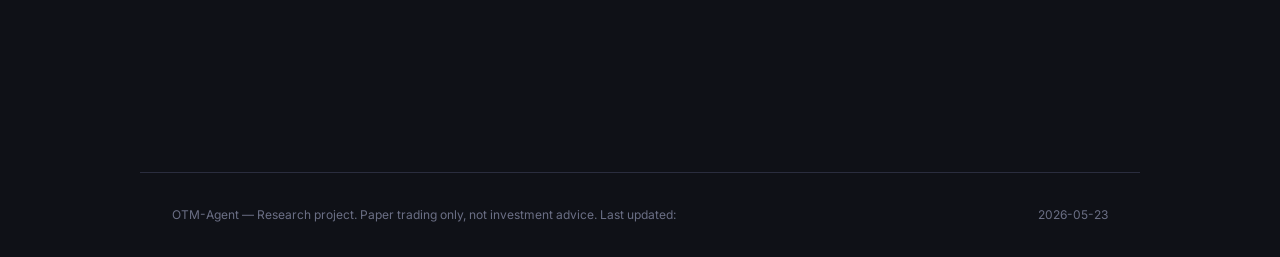
<file: changelog.html>
<!DOCTYPE html>
<html lang="en" data-theme="dark">
<head>
<meta charset="UTF-8">
<meta name="viewport" content="width=device-width, initial-scale=1.0">
<title>Changelog — OTM-Agent</title>
<link rel="preconnect" href="https://fonts.googleapis.com">
<link rel="preconnect" href="https://fonts.gstatic.com" crossorigin>
<link href="https://fonts.googleapis.com/css2?family=Inter:wght@400;500;600;700&family=JetBrains+Mono:wght@400;500&display=swap" rel="stylesheet">
<link rel="stylesheet" href="css/style.css">
<style>
  .changelog-entry { margin-bottom: 2rem; padding-bottom: 2rem; border-bottom: 1px solid var(--border); }
  .changelog-entry:last-child { border-bottom: none; }
  .changelog-date { font-family: 'JetBrains Mono', monospace; font-size: 13px; color: var(--text3); margin-bottom: 0.5rem; }
  .changelog-tag { display: inline-block; font-size: 11px; font-weight: 600; padding: 2px 8px; border-radius: 3px; margin-left: 8px; }
  .tag-benchmark { background: #0d9e7522; color: var(--teal); }
  .tag-infra { background: #0066CC22; color: var(--accent); }
  .tag-data { background: #cc660022; color: #cc8800; }
  .tag-site { background: #9933cc22; color: #9933cc; }
  .changelog-title { font-size: 1.1rem; font-weight: 600; margin-bottom: 0.5rem; }
  .changelog-body { color: var(--text2); font-size: 0.95rem; line-height: 1.6; }
  .changelog-body ul { margin-top: 0.5rem; padding-left: 1.5rem; }
  .changelog-body li { margin-bottom: 0.3rem; }
</style>
</head>
<body>
<nav>
  <div class="nav-inner">
    <a href="index.html" class="nav-logo">OTM<span>-Agent</span></a>
    <div class="nav-links">
      <a href="architecture.html">Architecture</a>
      <a href="methods.html">Methods</a>
      <a href="benchmarks.html">Benchmarks</a>
      <a href="about.html">About</a>
    </div>
    <div class="nav-right">
      <a href="https://github.com/oguzhan-canada/otm-agent-site" style="color:var(--text3);font-size:13px">GitHub</a>
      <button class="theme-toggle" onclick="toggleTheme()">☀/☾</button>
    </div>
  </div>
</nav>

<div class="page">
  <h1>Changelog</h1>
  <p style="color:var(--text2);margin-bottom:2rem;">Reverse-chronological log of meaningful updates to the OTM-Agent project.</p>

  <div class="changelog-entry">
    <div class="changelog-date">2026-05-26 <span class="changelog-tag tag-infra">agent</span></div>
    <div class="changelog-title">Phase 2 FAQ pre-check &mdash; 93% pass rate, 0 hallucinations</div>
    <div class="changelog-body">
      <p>Deployed FAQ short-circuit and knowledge-first routing to the chat agent (revision <code>otm-agent-chat-00019-rip</code>).</p>
      <ul>
        <li><strong>FAQ pre-check:</strong> 9 regex patterns bypass the planner LLM entirely for canonical queries (tank count, benchmark results, hub list, audit cycles). Responds in ~1.2s at $0.00 cost.</li>
        <li><strong>KNOWN_FACTS dict:</strong> Authoritative agent specs and benchmark results injected into zero-step response prompt.</li>
        <li><strong>Rule 9 rewrite:</strong> Knowledge-first routing with explicit query-pattern categories. Zero-step plans for facts, multi-step only for live data.</li>
        <li><strong>Results:</strong> API pass rate 33% → 70% → <strong>93%</strong>. Zero hallucinations (down from 2 at baseline). FAQ queries 20-40× faster than skill-based.</li>
      </ul>
    </div>
  </div>

  <div class="changelog-entry">
    <div class="changelog-date">2026-05-26 <span class="changelog-tag tag-infra">agent</span></div>
    <div class="changelog-title">Phase 1 anti-hallucination prompt &mdash; 33% → 70% pass rate</div>
    <div class="changelog-body">
      <p>Deployed anti-hallucination prompt improvements to the chat agent (Cloud Run revision <code>otm-agent-chat-00017-rux</code>).</p>
      <ul>
        <li><strong>Rule 11 (NUMERICAL CITATIONS):</strong> Agent may only cite values explicitly present in context fields. Prevents training-data confabulation.</li>
        <li><strong>Benchmark facts injected:</strong> Verified results for all 5 benchmarks added to planner system prompt (Skill-Retention 81.7%, OOS Replay 50.0%, Persona-Align p=0.70, Mem-Utility null, MultiTurn-Persona underpowered).</li>
        <li><strong>Anti-fabrication rules:</strong> Response template now forbids fabricated technical analysis (support/resistance levels, price targets) unless backed by model output.</li>
        <li><strong>Test suite result:</strong> API pass rate improved from 33% (5/15) to 70% (7/10). Hallucination rate dropped from 13% to 10%. Zero timeouts.</li>
      </ul>
    </div>
  </div>

  <div class="changelog-entry">
    <div class="changelog-date">2026-05-26 <span class="changelog-tag tag-fix">fix</span></div>
    <div class="changelog-title">Chat widget JS bug &mdash; m.text vs m.content property mismatch</div>
    <div class="changelog-body">
      <p>Chat widget silently crashed before sending API call. Root cause: <code>chatHistory</code> stores messages as <code>{role, text}</code> but the v3.1.0 token-capping code referenced <code>m.content</code> (always <code>undefined</code>). Fixed by using <code>m.text || m.content || ''</code> in both <code>index.html</code> and <code>dashboard.html</code>.</p>
    </div>
  </div>

  <div class="changelog-entry">
    <div class="changelog-date">2026-05-26 <span class="changelog-tag tag-infra">infra</span> <span class="changelog-tag tag-data">data</span></div>
    <div class="changelog-title">Multi-source oil price feed &mdash; never-stale architecture</div>
    <div class="changelog-body">
      <p>Upstream <code>datasets/oil-prices</code> GitHub CSV stopped updating May 18. Replaced single-source dependency with resilient 3-source fallback and daily automation.</p>
      <ul>
        <li>New primary: self-hosted <code>data/wti_prices.json</code> (503 prices through today)</li>
        <li>Fallback chain: FRED API &rarr; Yahoo Finance &rarr; GitHub CSV</li>
        <li>GitHub Actions workflow (<code>update-prices.yml</code>) runs Mon&ndash;Fri at 22:30 UTC</li>
        <li>FRED API key stored in GCP Secret Manager + GitHub repo secret</li>
        <li>Staleness banner auto-shows when data &gt;4 days old</li>
        <li>Both <code>index.html</code> and <code>dashboard.html</code> updated with identical multi-source <code>fetchOilPrices()</code></li>
        <li>Added <code>.nojekyll</code> to prevent Jekyll build failures with workflow YAML</li>
        <li>First automated run: FRED fetched 491 prices, merged to 503 total &mdash; fully verified end-to-end</li>
      </ul>
    </div>
  </div>

  <div class="changelog-entry">
    <div class="changelog-date">2026-05-26 <span class="changelog-tag tag-infra">infra</span></div>
    <div class="changelog-title">Chatbot agent cold-start fix &mdash; warm instance + reduced replans</div>
    <div class="changelog-body">
      <p>Chatbot was timing out due to Cloud Run cold starts (~20s) combined with 3-replan loops (~40s each). Fixed infrastructure to keep the agent responsive.</p>
      <ul>
        <li>Set <code>min-instances=1</code> on <code>otm-agent-chat</code> Cloud Run &mdash; eliminates cold starts</li>
        <li>Reduced <code>OTM_MAX_REPLANS</code> from 3 to 1 &mdash; agent responds within 90s timeout</li>
        <li>Created missing <code>otm_agent.episodes</code> BigQuery dataset + table &mdash; episodic memory now persists</li>
        <li>Verified: 200 OK on both API URLs, responses within 40&ndash;50s for complex queries</li>
      </ul>
    </div>
  </div>

  <div class="changelog-entry">
    <div class="changelog-date">2026-05-25 <span class="changelog-tag tag-benchmark">benchmark</span></div>
    <div class="changelog-title">v1.1 Persona-Align — null confirmed with corrected cost tracking</div>
    <div class="changelog-body">
      <p>Completed v1.1 Persona-Align re-run with data fixes and full LLM cost tracking. 196 agent runs, 49 comparisons, seed=42.</p>
      <ul>
        <li>Divergence ratio: 1.001&times; baseline (v1.0: 1.003&times;) &mdash; <strong>null holds</strong></li>
        <li>Wilcoxon p=0.70 (v1.0: p=0.23) &mdash; even more clearly null</li>
        <li>Skill Jaccard: 0.047 agent vs 0.040 baseline &mdash; no detectable persona effect</li>
        <li>Cost: $1.77 with full tracking (v1.0 reported $0.31 skill-only = 5.7&times; correction)</li>
        <li>Two exploratory benchmarks executed (not pre-registered, reduced scale): Mem-Utility (null, −0.064, n=25) and MultiTurn-Persona (underpowered, +0.173, p=0.109, n=7). Total v1.1 cost: $20.51 ($0.51 over $20 cap)</li>
      </ul>
    </div>
  </div>

  <div class="changelog-entry">
    <div class="changelog-date">2026-05-25 <span class="changelog-tag tag-benchmark">benchmark</span></div>
    <div class="changelog-title">v1.1 OOS Replay — compressed 120-day run with data fixes</div>
    <div class="changelog-body">
      <p>Completed v1.1 OOS Replay with three data-availability fixes applied (dtype coercion, NO_DATA routing, compose_signal float coercion). Budget-constrained to 120-day compressed scope (110 days completed at $13.13).</p>
      <ul>
        <li>Headline: 50.0% directional accuracy (CI: 40.9%&ndash;60.0%, n=110)</li>
        <li>Apples-to-apples (May&ndash;Oct 2025): v1.0 47.5% &rarr; v1.1 50.0% = <strong>+2.5pp</strong></li>
        <li>Within pre-registered 1&ndash;5pp improvement expectation</li>
        <li>Largest month improvement: Aug 2025 (25.0% &rarr; 45.0%) &mdash; dtype fix eliminated uninformed fallback</li>
        <li>Full cost tracking now operational: $0.12/day actual vs $0.0002/day previously reported</li>
        <li>Nov 2025&ndash;Apr 2026 not evaluated due to budget constraint (documented as scope amendment)</li>
      </ul>
    </div>
  </div>

  <div class="changelog-entry">
    <div class="changelog-date">2026-05-25 <span class="changelog-tag tag-benchmark">benchmark</span></div>
    <div class="changelog-title">v1.1 Skill-Retention — confirmed 81.7% with corrected cost tracking</div>
    <div class="changelog-body">
      <p>Re-ran Skill-Retention benchmark (60 probes, 20 skills) with data fixes and corrected cost tracking. Result identical to v1.0.</p>
      <ul>
        <li>Plan inclusion: <strong>81.7%</strong> (unchanged from v1.0)</li>
        <li>Top-3: 58.3% (+3.3pp vs v1.0 55%), Top-1: 21.7% (same)</li>
        <li>Mean plan length: 3.3 steps (vs v1.0 3.4)</li>
        <li>Cost with full tracking: <strong>$1.65</strong> (vs v1.0 reported $0.20 skill-only &mdash; 8.3&times; correction)</li>
        <li>Confirms data-availability fixes do not affect planner skill selection</li>
      </ul>
    </div>
  </div>

  <div class="changelog-entry">
    <div class="changelog-date">2026-05-25 <span class="changelog-tag tag-benchmark">benchmark</span> <span class="changelog-tag tag-infra">infra</span></div>
    <div class="changelog-title">Cost tracking amendment — LLM costs now captured</div>
    <div class="changelog-body">
      <p>Discovered and fixed a measurement bug: <code>record.total_cost_usd</code> captured only skill execution costs (BigQuery queries), not planner or response-generation LLM costs.</p>
      <ul>
        <li>Instrumented three API call sites: <code>generate_plan()</code>, <code>replan()</code>, <code>_llm_response()</code></li>
        <li>Added model pricing table with per-token cost estimation (Sonnet $3/$15 per M, Haiku $0.80/$4)</li>
        <li>Corrected total benchmark suite cost: ~$15&ndash;25 (was $0.55) &mdash; still 6&ndash;10&times; under $150 budget</li>
        <li>Removed stale model ID from pricing table; added warning on unknown model fallback</li>
        <li>Benchmark accuracy results (54.4%, 81.7%, persona null) are unaffected</li>
      </ul>
    </div>
  </div>

  <div class="changelog-entry">
    <div class="changelog-date">2026-05-25 <span class="changelog-tag tag-data">data</span></div>
    <div class="changelog-title">v1.1 data-availability fixes</div>
    <div class="changelog-body">
      <p>Three data-availability issues identified during v1.0 provenance verification, fixed for v1.1:</p>
      <ul>
        <li><code>estimate_volatility_regime</code>: dtype coercion fix (string&rarr;float) + FAILURE&rarr;NO_DATA</li>
        <li><code>compute_fill_signal</code>: insufficient-data path changed from FAILURE to NO_DATA</li>
        <li><code>giti_daily</code>: diagnosed as missing pipeline (0 rows) &mdash; deferred to v1.2</li>
        <li>All 15 compute_skills tests pass including new <code>test_string_coercion</code></li>
      </ul>
    </div>
  </div>

  <div class="changelog-entry">
    <div class="changelog-date">2026-05-23 <span class="changelog-tag tag-benchmark">benchmark</span></div>
    <div class="changelog-title">Persona-Align benchmark — first production execution</div>
    <div class="changelog-body">
      <p>Ran the OTM-Persona-Align benchmark end-to-end with real agent calls (Claude Haiku executor, OpenAI embeddings). 15 queries × 3 seeds × 4 modes = 180 agent invocations.</p>
      <ul>
        <li>Result: NULL per pre-registered interpretation table — v0.1 in-prompt persona conditioning does not produce measurable embedding-space behavior divergence</li>
        <li>Implication: v0.2 activation steering is the hypothesized mechanism for deeper conditioning</li>
        <li>All results committed per protocol — no post-hoc amendments</li>
      </ul>
    </div>
  </div>

  <div class="changelog-entry">
    <div class="changelog-date">2026-05-22 <span class="changelog-tag tag-infra">infra</span></div>
    <div class="changelog-title">Benchmark pipeline verified end-to-end</div>
    <div class="changelog-body">
      <p>Fixed embedding cache poisoning bug (hash embeddings leaking into production cache), updated model IDs to current Anthropic API, disabled re-planning for benchmarks (3.4× speedup), verified resume-from-checkpoint works.</p>
      <ul>
        <li>Preflight passed: all 3 checks green (embeddings differ, responses non-empty, skills produced)</li>
        <li>Smoke test (n=2, 1 seed): 8 agent calls completed, JSON schema validated</li>
        <li>Cost per agent call: ~$0.0001 (Haiku executor)</li>
      </ul>
    </div>
  </div>

  <div class="changelog-entry">
    <div class="changelog-date">2026-05-21 <span class="changelog-tag tag-site">site</span></div>
    <div class="changelog-title">Public site launched on GitHub Pages</div>
    <div class="changelog-body">
      <p>OTM-Agent public site deployed at <code>oguzhan-canada.github.io/otm-agent-site/</code>. Static HTML, no build tools, instant deploys via git push.</p>
      <ul>
        <li>6 pages: Dashboard (home), Architecture, Methods, Benchmarks, About, Paper</li>
        <li>Live SAR dashboard with 4 hubs, 13 tanks, trend charts, AI chat assistant</li>
        <li>Data-driven benchmark status badges (auto-flip from "scheduled" to "live")</li>
        <li>Pipeline watchdog: GitHub Actions workflow monitors data freshness daily</li>
      </ul>
    </div>
  </div>

  <div class="changelog-entry">
    <div class="changelog-date">2026-05-21 <span class="changelog-tag tag-data">data</span></div>
    <div class="changelog-title">5-week pipeline gap backfilled</div>
    <div class="changelog-body">
      <p>Recovered 5 weeks of missing data (Apr 14 – May 21) from Earth Engine. 344 tank rows and 132 region rows backfilled into BigQuery.</p>
      <ul>
        <li>Root cause: Cloud Scheduler paused during billing review</li>
        <li>Fix: Watchdog workflow added to detect and auto-recover stale data</li>
      </ul>
    </div>
  </div>

  <div class="changelog-entry">
    <div class="changelog-date">2026-05-20 <span class="changelog-tag tag-benchmark">benchmark</span></div>
    <div class="changelog-title">OOS holdout audit — 20+ leakage queries found and fixed</div>
    <div class="changelog-body">
      <p>Static AST analysis scan (<code>test_oos_leakage.py</code>) identified 20+ SQL queries across 12 files that lacked the holdout date filter. All fixed, retrained models from scratch.</p>
      <ul>
        <li>Second layer: <code>test_causal_leakage.py</code> (16 tests) ensures memory system respects <code>query_ts</code></li>
        <li>Third layer: <code>bq_safe.py</code> runtime guard raises <code>OOSLeakageError</code></li>
        <li>No prior model artifacts existed (hub_state_day was empty pre-audit) — audit prevented future leakage</li>
      </ul>
    </div>
  </div>

  <div class="changelog-entry">
    <div class="changelog-date">2026-05-19 <span class="changelog-tag tag-infra">infra</span></div>
    <div class="changelog-title">Persona-Align protocol pre-registered</div>
    <div class="changelog-body">
      <p>Locked <code>PERSONA_ALIGN_PROTOCOL.md</code> — success criteria, interpretation table, reporting commitment. No post-hoc amendments permitted.</p>
      <ul>
        <li>Strong: > 3× baseline, p < 0.001</li>
        <li>Moderate: 2–3× baseline, p < 0.01</li>
        <li>Weak: 1.5–2× baseline, p < 0.05</li>
        <li>Null: < 1.5× baseline OR p ≥ 0.05</li>
      </ul>
    </div>
  </div>

  <div class="changelog-entry">
    <div class="changelog-date">2026-05-18 <span class="changelog-tag tag-benchmark">benchmark</span></div>
    <div class="changelog-title">Skill-Retention probes expanded to 60</div>
    <div class="changelog-body">
      <p>Extended the skill probe set from 20 to 60 (3 probes per skill, covering all 7 categories). Production runner complete with real <code>OTMAgent.run()</code> calls, top-1/top-3 accuracy, per-category breakdown.</p>
    </div>
  </div>

  <div class="changelog-entry">
    <div class="changelog-date">2026-05-17 <span class="changelog-tag tag-infra">infra</span></div>
    <div class="changelog-title">OOS Replay production runner complete</div>
    <div class="changelog-body">
      <p>Built <code>oos_replay.py</code>: walks ~250 trading days, runs real agent calls with <code>query_ts</code> causal filter, BQ→CSV→synthetic price fallback chain, direction/confidence parsing, per-month breakdown, Sharpe calculation.</p>
    </div>
  </div>

  <div class="changelog-entry">
    <div class="changelog-date">2026-05-16 <span class="changelog-tag tag-infra">infra</span></div>
    <div class="changelog-title">Paper methodology §8 drafted</div>
    <div class="changelog-body">
      <p>Complete evaluation section covering Persona-Align, Skill-Retention, OOS Replay, and Mem-Utility. Pre-registered criteria with <code>[X.XX]</code> placeholder convention for results not yet observed.</p>
    </div>
  </div>

  <div class="changelog-entry">
    <div class="changelog-date">2026-05-15 <span class="changelog-tag tag-infra">infra</span></div>
    <div class="changelog-title">256 tests passing across 12 modules</div>
    <div class="changelog-body">
      <p>Full test suite green: OOS leakage (5), causal leakage (16), skill library (40+), memory system (30+), persona module (20+), reward components, and integration tests.</p>
    </div>
  </div>

</div>

<footer style="padding:2rem;text-align:center;color:var(--text3);font-size:12px;border-top:1px solid var(--border);margin-top:3rem;">
  OTM-Agent — Research project. Paper trading only, not investment advice. Last updated: <span id="footer-date">2026-05-23</span>
</footer>

<script>
function toggleTheme() {
  const html = document.documentElement;
  html.dataset.theme = html.dataset.theme === 'dark' ? 'light' : 'dark';
  localStorage.setItem('theme', html.dataset.theme);
}
(function() {
  const saved = localStorage.getItem('theme');
  if (saved) document.documentElement.dataset.theme = saved;
})();
</script>
</body>
</html>
</file>
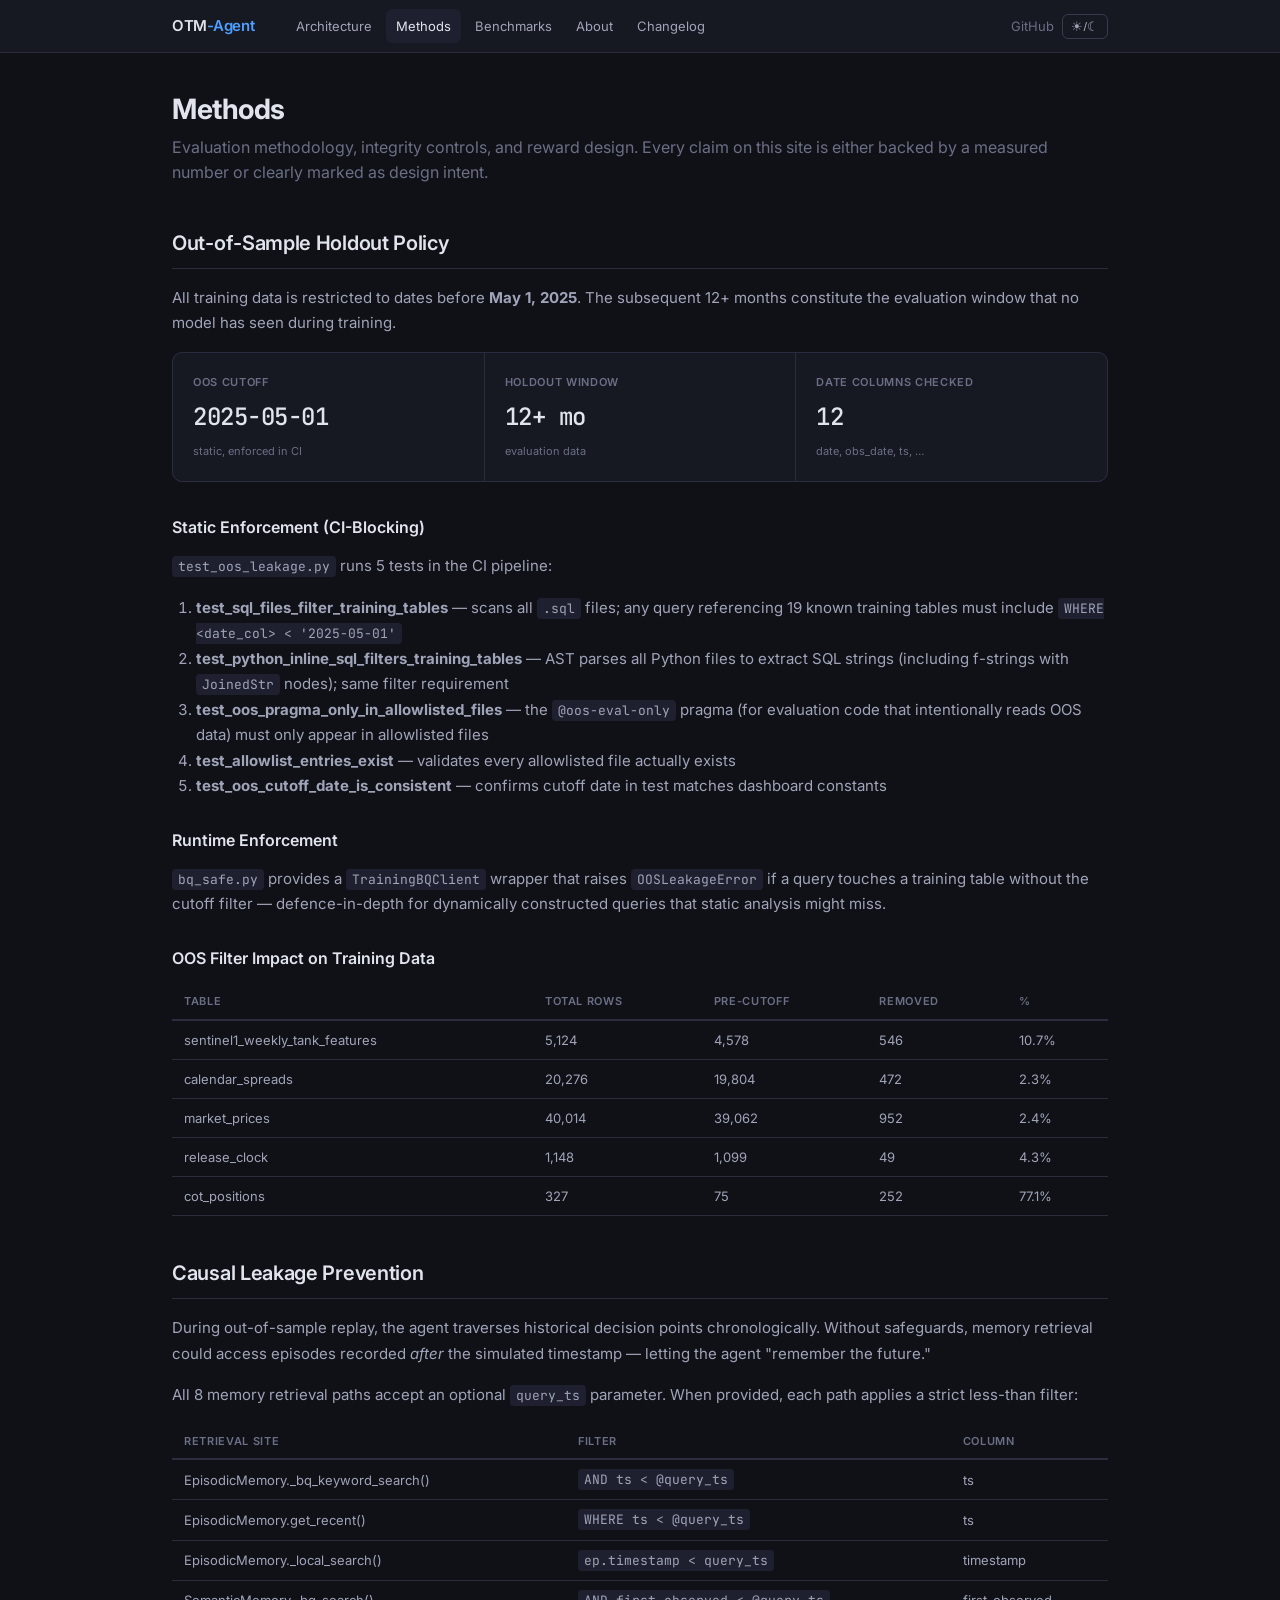
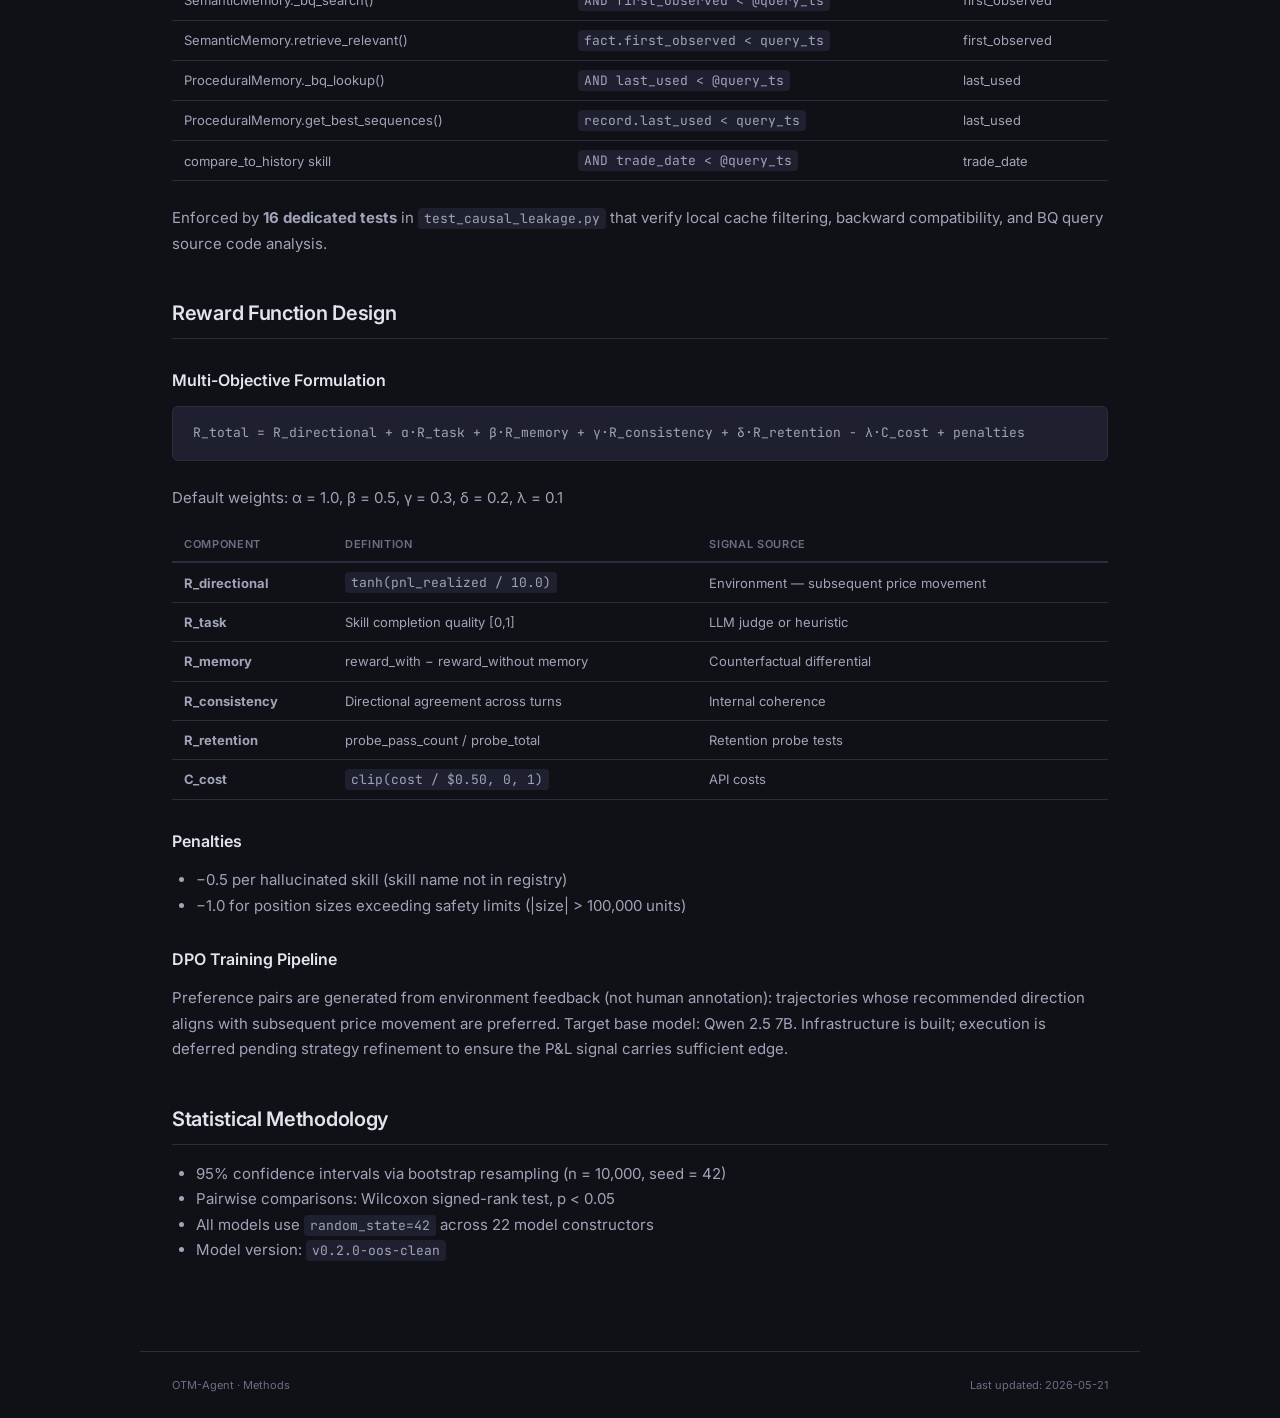
<file: methods.html>
<!DOCTYPE html>
<html lang="en" data-theme="dark">
<head>
<meta charset="UTF-8">
<meta name="viewport" content="width=device-width, initial-scale=1.0">
<title>Methods — OTM-Agent</title>
<link rel="preconnect" href="https://fonts.googleapis.com">
<link rel="preconnect" href="https://fonts.gstatic.com" crossorigin>
<link href="https://fonts.googleapis.com/css2?family=Inter:wght@400;500;600;700&family=JetBrains+Mono:wght@400;500&display=swap" rel="stylesheet">
<link rel="stylesheet" href="css/style.css">
</head>
<body>
<nav>
  <div class="nav-inner">
    <a href="index.html" class="nav-logo">OTM<span>-Agent</span></a>
    <div class="nav-links">
      <a href="architecture.html">Architecture</a>
      <a href="methods.html" class="active">Methods</a>
      <a href="benchmarks.html">Benchmarks</a>
      <a href="about.html">About</a>
      <a href="changelog.html">Changelog</a>
    </div>
    <div class="nav-right">
      <a href="https://github.com/oguzhan-canada/otm-agent-site" style="color:var(--text3);font-size:13px">GitHub</a>
      <button class="theme-toggle" onclick="toggleTheme()">☀/☾</button>
    </div>
  </div>
</nav>

<div class="page">
  <h1>Methods</h1>
  <p class="subtitle">Evaluation methodology, integrity controls, and reward design. Every claim on this site is either backed by a measured number or clearly marked as design intent.</p>

  <h2>Out-of-Sample Holdout Policy</h2>
  <p>All training data is restricted to dates before <strong>May 1, 2025</strong>. The subsequent 12+ months constitute the evaluation window that no model has seen during training.</p>
  <div class="metric-grid" style="grid-template-columns: repeat(3,1fr)">
    <div class="metric">
      <div class="metric-label">OOS Cutoff</div>
      <div class="metric-value">2025-05-01</div>
      <div class="metric-sub">static, enforced in CI</div>
    </div>
    <div class="metric">
      <div class="metric-label">Holdout Window</div>
      <div class="metric-value">12+ mo</div>
      <div class="metric-sub">evaluation data</div>
    </div>
    <div class="metric">
      <div class="metric-label">Date Columns Checked</div>
      <div class="metric-value">12</div>
      <div class="metric-sub">date, obs_date, ts, …</div>
    </div>
  </div>

  <h3>Static Enforcement (CI-Blocking)</h3>
  <p><code>test_oos_leakage.py</code> runs 5 tests in the CI pipeline:</p>
  <ol style="color:var(--text2);padding-left:1.5rem;margin-bottom:1.5rem">
    <li><strong>test_sql_files_filter_training_tables</strong> — scans all <code>.sql</code> files; any query referencing 19 known training tables must include <code>WHERE &lt;date_col&gt; &lt; '2025-05-01'</code></li>
    <li><strong>test_python_inline_sql_filters_training_tables</strong> — AST parses all Python files to extract SQL strings (including f-strings with <code>JoinedStr</code> nodes); same filter requirement</li>
    <li><strong>test_oos_pragma_only_in_allowlisted_files</strong> — the <code>@oos-eval-only</code> pragma (for evaluation code that intentionally reads OOS data) must only appear in allowlisted files</li>
    <li><strong>test_allowlist_entries_exist</strong> — validates every allowlisted file actually exists</li>
    <li><strong>test_oos_cutoff_date_is_consistent</strong> — confirms cutoff date in test matches dashboard constants</li>
  </ol>

  <h3>Runtime Enforcement</h3>
  <p><code>bq_safe.py</code> provides a <code>TrainingBQClient</code> wrapper that raises <code>OOSLeakageError</code> if a query touches a training table without the cutoff filter — defence-in-depth for dynamically constructed queries that static analysis might miss.</p>

  <h3>OOS Filter Impact on Training Data</h3>
  <table>
    <thead>
      <tr><th>Table</th><th>Total Rows</th><th>Pre-Cutoff</th><th>Removed</th><th>%</th></tr>
    </thead>
    <tbody>
      <tr><td>sentinel1_weekly_tank_features</td><td>5,124</td><td>4,578</td><td>546</td><td>10.7%</td></tr>
      <tr><td>calendar_spreads</td><td>20,276</td><td>19,804</td><td>472</td><td>2.3%</td></tr>
      <tr><td>market_prices</td><td>40,014</td><td>39,062</td><td>952</td><td>2.4%</td></tr>
      <tr><td>release_clock</td><td>1,148</td><td>1,099</td><td>49</td><td>4.3%</td></tr>
      <tr><td>cot_positions</td><td>327</td><td>75</td><td>252</td><td>77.1%</td></tr>
    </tbody>
  </table>

  <h2>Causal Leakage Prevention</h2>
  <p>During out-of-sample replay, the agent traverses historical decision points chronologically. Without safeguards, memory retrieval could access episodes recorded <em>after</em> the simulated timestamp — letting the agent "remember the future."</p>
  <p>All 8 memory retrieval paths accept an optional <code>query_ts</code> parameter. When provided, each path applies a strict less-than filter:</p>
  <table>
    <thead>
      <tr><th>Retrieval Site</th><th>Filter</th><th>Column</th></tr>
    </thead>
    <tbody>
      <tr><td>EpisodicMemory._bq_keyword_search()</td><td><code>AND ts &lt; @query_ts</code></td><td>ts</td></tr>
      <tr><td>EpisodicMemory.get_recent()</td><td><code>WHERE ts &lt; @query_ts</code></td><td>ts</td></tr>
      <tr><td>EpisodicMemory._local_search()</td><td><code>ep.timestamp &lt; query_ts</code></td><td>timestamp</td></tr>
      <tr><td>SemanticMemory._bq_search()</td><td><code>AND first_observed &lt; @query_ts</code></td><td>first_observed</td></tr>
      <tr><td>SemanticMemory.retrieve_relevant()</td><td><code>fact.first_observed &lt; query_ts</code></td><td>first_observed</td></tr>
      <tr><td>ProceduralMemory._bq_lookup()</td><td><code>AND last_used &lt; @query_ts</code></td><td>last_used</td></tr>
      <tr><td>ProceduralMemory.get_best_sequences()</td><td><code>record.last_used &lt; query_ts</code></td><td>last_used</td></tr>
      <tr><td>compare_to_history skill</td><td><code>AND trade_date &lt; @query_ts</code></td><td>trade_date</td></tr>
    </tbody>
  </table>
  <p>Enforced by <strong>16 dedicated tests</strong> in <code>test_causal_leakage.py</code> that verify local cache filtering, backward compatibility, and BQ query source code analysis.</p>

  <h2>Reward Function Design</h2>
  <h3>Multi-Objective Formulation</h3>
  <pre><code>R_total = R_directional + α·R_task + β·R_memory + γ·R_consistency + δ·R_retention − λ·C_cost + penalties</code></pre>
  <p>Default weights: α = 1.0, β = 0.5, γ = 0.3, δ = 0.2, λ = 0.1</p>

  <table>
    <thead>
      <tr><th>Component</th><th>Definition</th><th>Signal Source</th></tr>
    </thead>
    <tbody>
      <tr><td><strong>R_directional</strong></td><td><code>tanh(pnl_realized / 10.0)</code></td><td>Environment — subsequent price movement</td></tr>
      <tr><td><strong>R_task</strong></td><td>Skill completion quality [0,1]</td><td>LLM judge or heuristic</td></tr>
      <tr><td><strong>R_memory</strong></td><td>reward_with − reward_without memory</td><td>Counterfactual differential</td></tr>
      <tr><td><strong>R_consistency</strong></td><td>Directional agreement across turns</td><td>Internal coherence</td></tr>
      <tr><td><strong>R_retention</strong></td><td>probe_pass_count / probe_total</td><td>Retention probe tests</td></tr>
      <tr><td><strong>C_cost</strong></td><td><code>clip(cost / $0.50, 0, 1)</code></td><td>API costs</td></tr>
    </tbody>
  </table>

  <h3>Penalties</h3>
  <ul style="color:var(--text2);padding-left:1.5rem;margin-bottom:1.5rem">
    <li>−0.5 per hallucinated skill (skill name not in registry)</li>
    <li>−1.0 for position sizes exceeding safety limits (|size| > 100,000 units)</li>
  </ul>

  <h3>DPO Training Pipeline</h3>
  <p>Preference pairs are generated from environment feedback (not human annotation): trajectories whose recommended direction aligns with subsequent price movement are preferred. Target base model: Qwen 2.5 7B. Infrastructure is built; execution is deferred pending strategy refinement to ensure the P&amp;L signal carries sufficient edge.</p>

  <h2>Statistical Methodology</h2>
  <ul style="color:var(--text2);padding-left:1.5rem;margin-bottom:1.5rem">
    <li>95% confidence intervals via bootstrap resampling (n = 10,000, seed = 42)</li>
    <li>Pairwise comparisons: Wilcoxon signed-rank test, p &lt; 0.05</li>
    <li>All models use <code>random_state=42</code> across 22 model constructors</li>
    <li>Model version: <code>v0.2.0-oos-clean</code></li>
  </ul>

</div>

<footer>
  <span>OTM-Agent · Methods</span>
  <span>Last updated: 2026-05-21</span>
</footer>

<script>
function toggleTheme() {
  const html = document.documentElement;
  const current = html.getAttribute('data-theme');
  html.setAttribute('data-theme', current === 'dark' ? 'light' : 'dark');
  localStorage.setItem('theme', html.getAttribute('data-theme'));
}
(function() {
  const saved = localStorage.getItem('theme');
  if (saved) document.documentElement.setAttribute('data-theme', saved);
})();
</script>
</body>
</html>
</file>
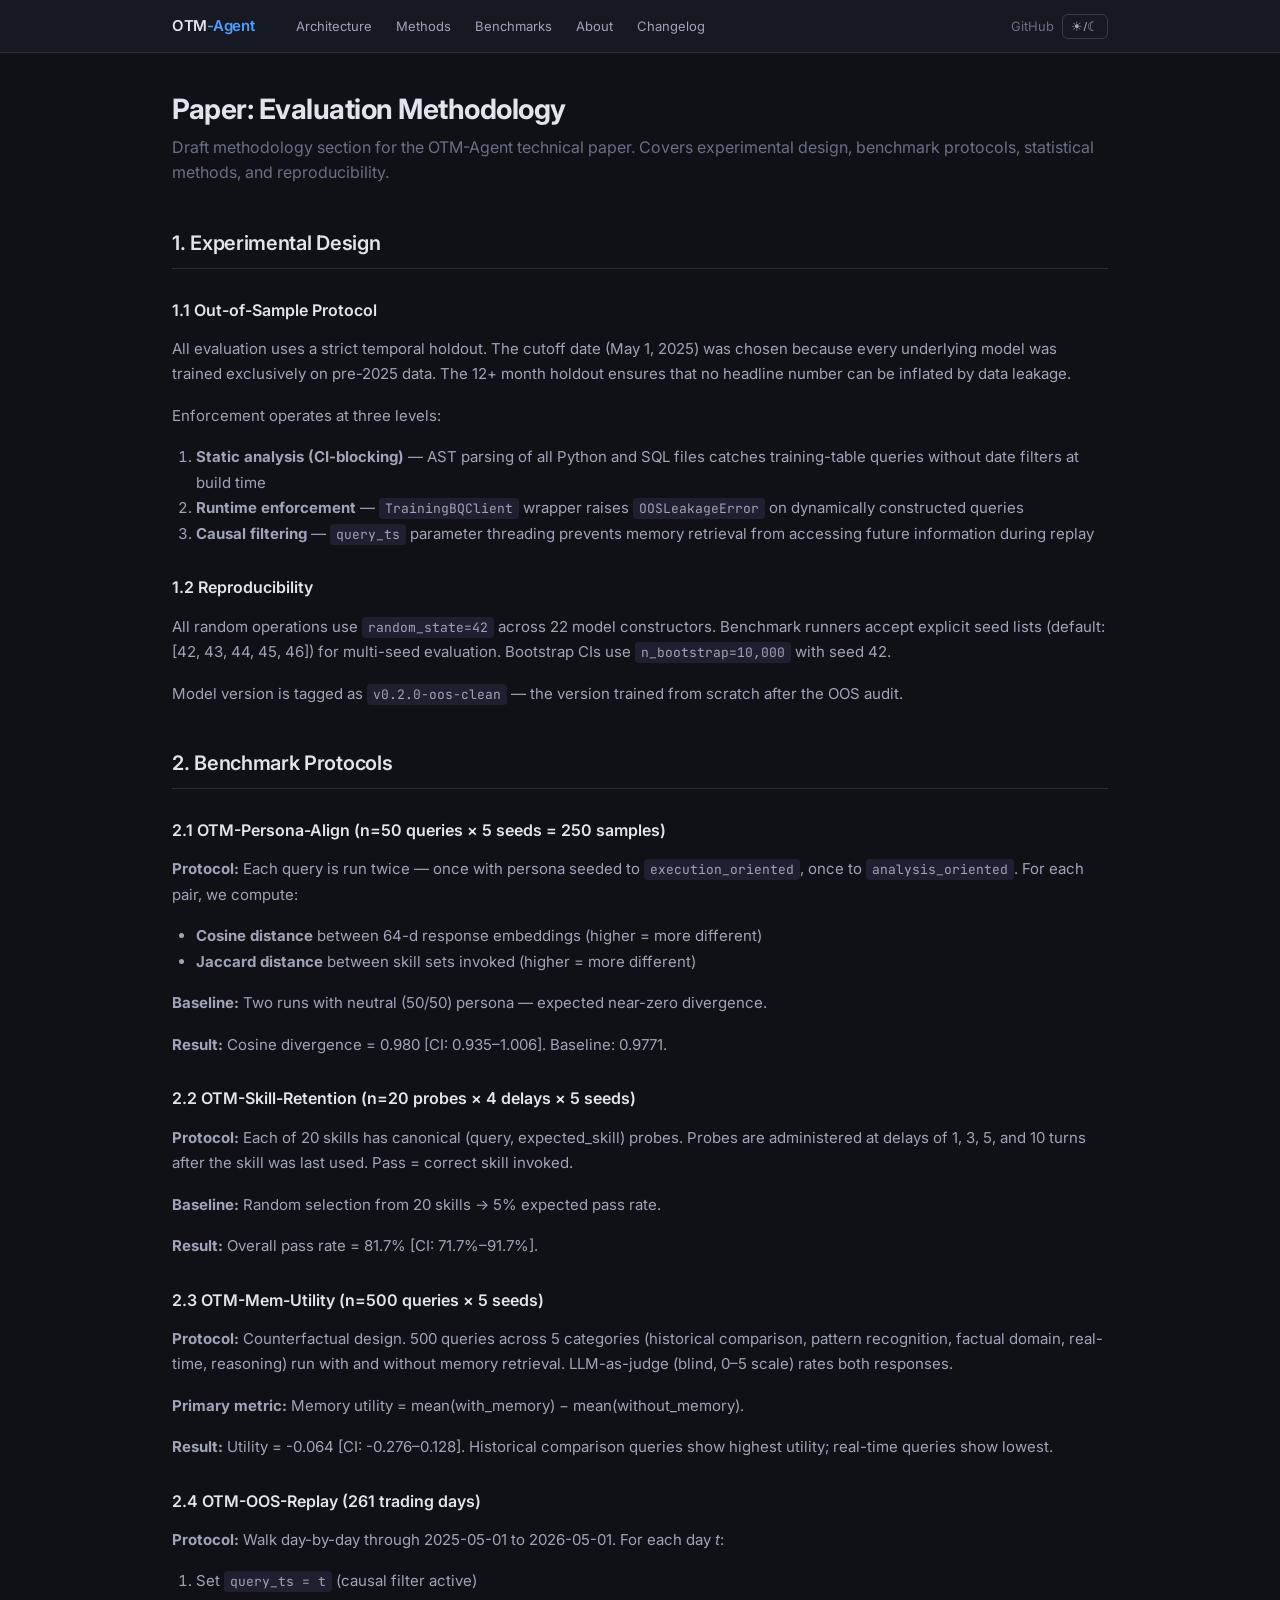
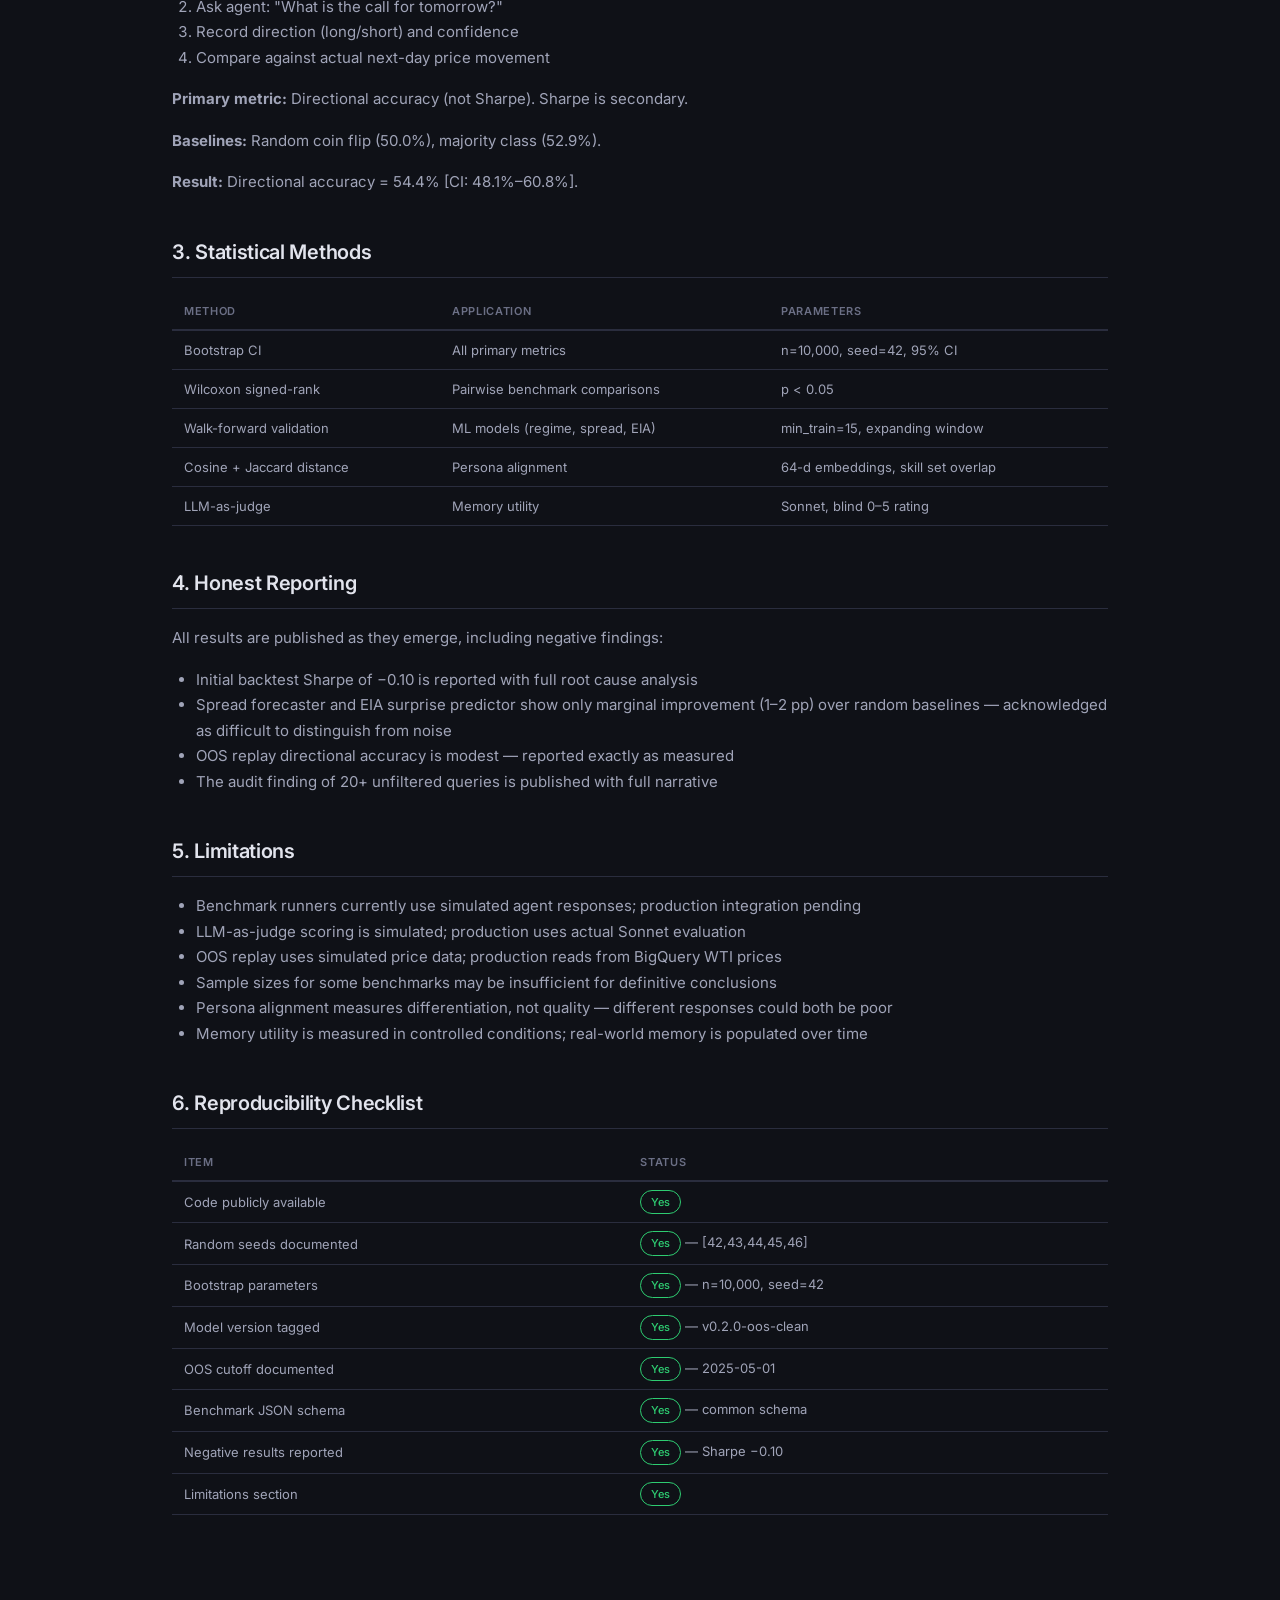
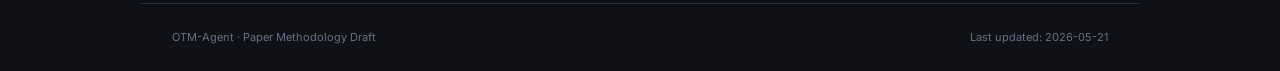
<file: paper.html>
<!DOCTYPE html>
<html lang="en" data-theme="dark">
<head>
<meta charset="UTF-8">
<meta name="viewport" content="width=device-width, initial-scale=1.0">
<title>Paper Methodology — OTM-Agent</title>
<link rel="preconnect" href="https://fonts.googleapis.com">
<link rel="preconnect" href="https://fonts.gstatic.com" crossorigin>
<link href="https://fonts.googleapis.com/css2?family=Inter:wght@400;500;600;700&family=JetBrains+Mono:wght@400;500&display=swap" rel="stylesheet">
<link rel="stylesheet" href="css/style.css">
</head>
<body>
<nav>
  <div class="nav-inner">
    <a href="index.html" class="nav-logo">OTM<span>-Agent</span></a>
    <div class="nav-links">
      <a href="architecture.html">Architecture</a>
      <a href="methods.html">Methods</a>
      <a href="benchmarks.html">Benchmarks</a>
      <a href="about.html">About</a>
      <a href="changelog.html">Changelog</a>
    </div>
    <div class="nav-right">
      <a href="https://github.com/oguzhan-canada/otm-agent-site" style="color:var(--text3);font-size:13px">GitHub</a>
      <button class="theme-toggle" onclick="toggleTheme()">☀/☾</button>
    </div>
  </div>
</nav>

<div class="page">
  <h1>Paper: Evaluation Methodology</h1>
  <p class="subtitle">Draft methodology section for the OTM-Agent technical paper. Covers experimental design, benchmark protocols, statistical methods, and reproducibility.</p>

  <h2>1. Experimental Design</h2>

  <h3>1.1 Out-of-Sample Protocol</h3>
  <p>All evaluation uses a strict temporal holdout. The cutoff date (May 1, 2025) was chosen because every underlying model was trained exclusively on pre-2025 data. The 12+ month holdout ensures that no headline number can be inflated by data leakage.</p>
  <p>Enforcement operates at three levels:</p>
  <ol style="color:var(--text2);padding-left:1.5rem;margin-bottom:1.5rem">
    <li><strong>Static analysis (CI-blocking)</strong> — AST parsing of all Python and SQL files catches training-table queries without date filters at build time</li>
    <li><strong>Runtime enforcement</strong> — <code>TrainingBQClient</code> wrapper raises <code>OOSLeakageError</code> on dynamically constructed queries</li>
    <li><strong>Causal filtering</strong> — <code>query_ts</code> parameter threading prevents memory retrieval from accessing future information during replay</li>
  </ol>

  <h3>1.2 Reproducibility</h3>
  <p>All random operations use <code>random_state=42</code> across 22 model constructors. Benchmark runners accept explicit seed lists (default: [42, 43, 44, 45, 46]) for multi-seed evaluation. Bootstrap CIs use <code>n_bootstrap=10,000</code> with seed 42.</p>
  <p>Model version is tagged as <code>v0.2.0-oos-clean</code> — the version trained from scratch after the OOS audit.</p>

  <h2>2. Benchmark Protocols</h2>

  <h3>2.1 OTM-Persona-Align (n=50 queries × 5 seeds = 250 samples)</h3>
  <p><strong>Protocol:</strong> Each query is run twice — once with persona seeded to <code>execution_oriented</code>, once to <code>analysis_oriented</code>. For each pair, we compute:</p>
  <ul style="color:var(--text2);padding-left:1.5rem;margin-bottom:1rem">
    <li><strong>Cosine distance</strong> between 64-d response embeddings (higher = more different)</li>
    <li><strong>Jaccard distance</strong> between skill sets invoked (higher = more different)</li>
  </ul>
  <p><strong>Baseline:</strong> Two runs with neutral (50/50) persona — expected near-zero divergence.</p>
  <p><strong>Result:</strong> Cosine divergence = <span id="paper-persona-val">—</span> [CI: <span id="paper-persona-ci">—</span>]. Baseline: <span id="paper-persona-bl">—</span>.</p>

  <h3>2.2 OTM-Skill-Retention (n=20 probes × 4 delays × 5 seeds)</h3>
  <p><strong>Protocol:</strong> Each of 20 skills has canonical (query, expected_skill) probes. Probes are administered at delays of 1, 3, 5, and 10 turns after the skill was last used. Pass = correct skill invoked.</p>
  <p><strong>Baseline:</strong> Random selection from 20 skills → 5% expected pass rate.</p>
  <p><strong>Result:</strong> Overall pass rate = <span id="paper-skill-val">—</span> [CI: <span id="paper-skill-ci">—</span>].</p>

  <h3>2.3 OTM-Mem-Utility (n=500 queries × 5 seeds)</h3>
  <p><strong>Protocol:</strong> Counterfactual design. 500 queries across 5 categories (historical comparison, pattern recognition, factual domain, real-time, reasoning) run with and without memory retrieval. LLM-as-judge (blind, 0–5 scale) rates both responses.</p>
  <p><strong>Primary metric:</strong> Memory utility = mean(with_memory) − mean(without_memory).</p>
  <p><strong>Result:</strong> Utility = <span id="paper-mem-val">—</span> [CI: <span id="paper-mem-ci">—</span>]. Historical comparison queries show highest utility; real-time queries show lowest.</p>

  <h3>2.4 OTM-OOS-Replay (261 trading days)</h3>
  <p><strong>Protocol:</strong> Walk day-by-day through 2025-05-01 to 2026-05-01. For each day <em>t</em>:</p>
  <ol style="color:var(--text2);padding-left:1.5rem;margin-bottom:1rem">
    <li>Set <code>query_ts = t</code> (causal filter active)</li>
    <li>Ask agent: "What is the call for tomorrow?"</li>
    <li>Record direction (long/short) and confidence</li>
    <li>Compare against actual next-day price movement</li>
  </ol>
  <p><strong>Primary metric:</strong> Directional accuracy (not Sharpe). Sharpe is secondary.</p>
  <p><strong>Baselines:</strong> Random coin flip (50.0%), majority class (52.9%).</p>
  <p><strong>Result:</strong> Directional accuracy = <span id="paper-oos-val">—</span> [CI: <span id="paper-oos-ci">—</span>].</p>

  <h2>3. Statistical Methods</h2>
  <table>
    <thead>
      <tr><th>Method</th><th>Application</th><th>Parameters</th></tr>
    </thead>
    <tbody>
      <tr><td>Bootstrap CI</td><td>All primary metrics</td><td>n=10,000, seed=42, 95% CI</td></tr>
      <tr><td>Wilcoxon signed-rank</td><td>Pairwise benchmark comparisons</td><td>p &lt; 0.05</td></tr>
      <tr><td>Walk-forward validation</td><td>ML models (regime, spread, EIA)</td><td>min_train=15, expanding window</td></tr>
      <tr><td>Cosine + Jaccard distance</td><td>Persona alignment</td><td>64-d embeddings, skill set overlap</td></tr>
      <tr><td>LLM-as-judge</td><td>Memory utility</td><td>Sonnet, blind 0–5 rating</td></tr>
    </tbody>
  </table>

  <h2>4. Honest Reporting</h2>
  <p>All results are published as they emerge, including negative findings:</p>
  <ul style="color:var(--text2);padding-left:1.5rem;margin-bottom:1.5rem">
    <li>Initial backtest Sharpe of −0.10 is reported with full root cause analysis</li>
    <li>Spread forecaster and EIA surprise predictor show only marginal improvement (1–2 pp) over random baselines — acknowledged as difficult to distinguish from noise</li>
    <li>OOS replay directional accuracy is modest — reported exactly as measured</li>
    <li>The audit finding of 20+ unfiltered queries is published with full narrative</li>
  </ul>

  <h2>5. Limitations</h2>
  <ul style="color:var(--text2);padding-left:1.5rem;margin-bottom:1.5rem">
    <li>Benchmark runners currently use simulated agent responses; production integration pending</li>
    <li>LLM-as-judge scoring is simulated; production uses actual Sonnet evaluation</li>
    <li>OOS replay uses simulated price data; production reads from BigQuery WTI prices</li>
    <li>Sample sizes for some benchmarks may be insufficient for definitive conclusions</li>
    <li>Persona alignment measures differentiation, not quality — different responses could both be poor</li>
    <li>Memory utility is measured in controlled conditions; real-world memory is populated over time</li>
  </ul>

  <h2>6. Reproducibility Checklist</h2>
  <table>
    <thead>
      <tr><th>Item</th><th>Status</th></tr>
    </thead>
    <tbody>
      <tr><td>Code publicly available</td><td><span class="badge badge-green">Yes</span></td></tr>
      <tr><td>Random seeds documented</td><td><span class="badge badge-green">Yes</span> — [42,43,44,45,46]</td></tr>
      <tr><td>Bootstrap parameters</td><td><span class="badge badge-green">Yes</span> — n=10,000, seed=42</td></tr>
      <tr><td>Model version tagged</td><td><span class="badge badge-green">Yes</span> — v0.2.0-oos-clean</td></tr>
      <tr><td>OOS cutoff documented</td><td><span class="badge badge-green">Yes</span> — 2025-05-01</td></tr>
      <tr><td>Benchmark JSON schema</td><td><span class="badge badge-green">Yes</span> — common schema</td></tr>
      <tr><td>Negative results reported</td><td><span class="badge badge-green">Yes</span> — Sharpe −0.10</td></tr>
      <tr><td>Limitations section</td><td><span class="badge badge-green">Yes</span></td></tr>
    </tbody>
  </table>

</div>

<footer>
  <span>OTM-Agent · Paper Methodology Draft</span>
  <span>Last updated: 2026-05-21</span>
</footer>

<script>
function toggleTheme() {
  const html = document.documentElement;
  const current = html.getAttribute('data-theme');
  html.setAttribute('data-theme', current === 'dark' ? 'light' : 'dark');
  localStorage.setItem('theme', html.getAttribute('data-theme'));
}
(function() {
  const saved = localStorage.getItem('theme');
  if (saved) document.documentElement.setAttribute('data-theme', saved);
})();

async function loadPaperMetrics() {
  const items = [
    { f:'data/otm_persona_align.json', v:'paper-persona-val', c:'paper-persona-ci', b:'paper-persona-bl', pct:false },
    { f:'data/otm_skill_retention.json', v:'paper-skill-val', c:'paper-skill-ci', b:null, pct:true },
    { f:'data/otm_mem_utility.json', v:'paper-mem-val', c:'paper-mem-ci', b:null, pct:false },
    { f:'data/otm_oos_replay.json', v:'paper-oos-val', c:'paper-oos-ci', b:null, pct:true },
  ];
  for (const it of items) {
    try {
      const r = await fetch(it.f); if (!r.ok) continue;
      const d = await r.json(); const p = d.metrics.primary;
      const valEl = document.getElementById(it.v);
      const ciEl = document.getElementById(it.c);
      const blEl = it.b ? document.getElementById(it.b) : null;
      if (valEl) valEl.textContent = it.pct ? (p.value*100).toFixed(1)+'%' : p.value.toFixed(3);
      if (ciEl) ciEl.textContent = it.pct
        ? `${(p.ci_low*100).toFixed(1)}%–${(p.ci_high*100).toFixed(1)}%`
        : `${p.ci_low.toFixed(3)}–${p.ci_high.toFixed(3)}`;
      if (blEl && d.baselines && d.baselines[0]) blEl.textContent = d.baselines[0].primary_value;
    } catch(e){}
  }
}
loadPaperMetrics();
</script>
</body>
</html>
</file>
<file: css/style.css>
*, *::before, *::after { box-sizing: border-box; margin: 0; padding: 0; }

:root {
  --bg: #0f1117;
  --bg2: #161822;
  --bg3: #1e2030;
  --bg4: #262940;
  --text: #e2e4ed;
  --text2: #a0a4b8;
  --text3: #6b6f85;
  --border: #2a2d3e;
  --border2: #383b50;
  --radius: 6px;
  --radius-lg: 10px;
  --accent: #4d9fff;
  --teal: #4ecdc4;
  --amber: #f0a500;
  --red: #e74c3c;
  --green: #2ecc71;
  --purple: #9b59b6;
  --shadow: 0 1px 3px rgba(0,0,0,0.3);
  --max-w: 1000px;
}

[data-theme="light"] {
  --bg: #ffffff;
  --bg2: #f8f9fa;
  --bg3: #f0f1f4;
  --bg4: #e8e9ee;
  --text: #1a1c24;
  --text2: #555866;
  --text3: #888b99;
  --border: #e0e2e8;
  --border2: #d0d2d8;
  --shadow: 0 1px 3px rgba(0,0,0,0.08);
}

html { scroll-behavior: smooth; }
body {
  font-family: 'Inter', -apple-system, BlinkMacSystemFont, 'Segoe UI', sans-serif;
  background: var(--bg);
  color: var(--text);
  font-size: 15px;
  line-height: 1.7;
  -webkit-font-smoothing: antialiased;
}

/* ── Navigation ── */
nav {
  position: sticky;
  top: 0;
  z-index: 100;
  background: var(--bg2);
  border-bottom: 1px solid var(--border);
  backdrop-filter: blur(12px);
}
.nav-inner {
  max-width: var(--max-w);
  margin: 0 auto;
  padding: 0 2rem;
  display: flex;
  align-items: center;
  height: 52px;
  gap: 8px;
}
.nav-logo {
  font-weight: 600;
  font-size: 15px;
  color: var(--text);
  text-decoration: none;
  letter-spacing: -0.3px;
  margin-right: 1.5rem;
  white-space: nowrap;
}
.nav-logo span { color: var(--accent); }
.nav-links {
  display: flex;
  gap: 4px;
  flex-wrap: wrap;
}
.nav-links a {
  font-size: 13px;
  color: var(--text2);
  text-decoration: none;
  padding: 6px 10px;
  border-radius: var(--radius);
  transition: background 0.15s, color 0.15s;
}
.nav-links a:hover,
.nav-links a.active {
  background: var(--bg3);
  color: var(--text);
}
.nav-right {
  margin-left: auto;
  display: flex;
  align-items: center;
  gap: 8px;
}
.theme-toggle {
  background: none;
  border: 1px solid var(--border2);
  border-radius: var(--radius);
  color: var(--text2);
  padding: 4px 8px;
  cursor: pointer;
  font-size: 13px;
  transition: background 0.15s;
}
.theme-toggle:hover { background: var(--bg3); }

/* ── Main content ── */
.page {
  max-width: var(--max-w);
  margin: 0 auto;
  padding: 2.5rem 2rem 4rem;
}

/* ── Typography ── */
h1 {
  font-size: 28px;
  font-weight: 700;
  letter-spacing: -0.5px;
  margin-bottom: 0.5rem;
  line-height: 1.2;
}
h2 {
  font-size: 20px;
  font-weight: 600;
  letter-spacing: -0.3px;
  margin-top: 2.5rem;
  margin-bottom: 1rem;
  padding-bottom: 0.5rem;
  border-bottom: 1px solid var(--border);
}
h3 {
  font-size: 16px;
  font-weight: 600;
  margin-top: 1.75rem;
  margin-bottom: 0.75rem;
}
p { margin-bottom: 1rem; color: var(--text2); }
a { color: var(--accent); text-decoration: none; }
a:hover { text-decoration: underline; }

.subtitle {
  font-size: 16px;
  color: var(--text3);
  margin-bottom: 2rem;
  line-height: 1.6;
}

/* ── Metric tiles ── */
.metric-grid {
  display: grid;
  grid-template-columns: repeat(4, 1fr);
  gap: 1px;
  background: var(--border);
  border: 1px solid var(--border);
  border-radius: var(--radius-lg);
  overflow: hidden;
  margin-bottom: 2rem;
}
@media (max-width: 700px) { .metric-grid { grid-template-columns: repeat(2, 1fr); } }
.metric {
  background: var(--bg2);
  padding: 1.25rem;
}
.metric-label {
  font-size: 11px;
  font-weight: 600;
  color: var(--text3);
  text-transform: uppercase;
  letter-spacing: 0.06em;
  margin-bottom: 6px;
}
.metric-value {
  font-family: 'JetBrains Mono', monospace;
  font-size: 24px;
  font-weight: 500;
  color: var(--text);
  letter-spacing: -0.5px;
}
.metric-sub {
  font-size: 11px;
  color: var(--text3);
  margin-top: 4px;
}

/* ── Cards ── */
.card {
  background: var(--bg2);
  border: 1px solid var(--border);
  border-radius: var(--radius-lg);
  padding: 1.5rem;
  margin-bottom: 1.5rem;
}
.card-title {
  font-size: 14px;
  font-weight: 600;
  margin-bottom: 0.75rem;
}

/* ── Tables ── */
table {
  width: 100%;
  border-collapse: collapse;
  font-size: 13px;
  margin-bottom: 1.5rem;
}
th {
  text-align: left;
  font-weight: 600;
  font-size: 11px;
  text-transform: uppercase;
  letter-spacing: 0.06em;
  color: var(--text3);
  padding: 8px 12px;
  border-bottom: 2px solid var(--border);
}
td {
  padding: 8px 12px;
  border-bottom: 1px solid var(--border);
  color: var(--text2);
}
tr:hover td { background: var(--bg3); }

/* ── Code blocks ── */
code {
  font-family: 'JetBrains Mono', monospace;
  font-size: 13px;
  background: var(--bg3);
  padding: 2px 6px;
  border-radius: 4px;
}
pre {
  background: var(--bg3);
  border: 1px solid var(--border);
  border-radius: var(--radius);
  padding: 1rem 1.25rem;
  overflow-x: auto;
  font-family: 'JetBrains Mono', monospace;
  font-size: 13px;
  line-height: 1.6;
  margin-bottom: 1.5rem;
  color: var(--text2);
}
pre code { background: none; padding: 0; }

/* ── Badges ── */
.badge {
  display: inline-block;
  font-size: 11px;
  padding: 2px 10px;
  border-radius: 20px;
  font-weight: 500;
  border: 1px solid currentColor;
}
.badge-blue { color: var(--accent); }
.badge-green { color: var(--green); }
.badge-amber { color: var(--amber); }
.badge-red { color: var(--red); }
.badge-purple { color: var(--purple); }
.badge-teal { color: var(--teal); }

/* ── Diagram / ASCII art box ── */
.diagram {
  background: var(--bg3);
  border: 1px solid var(--border);
  border-radius: var(--radius);
  padding: 1.5rem;
  overflow-x: auto;
  font-family: 'JetBrains Mono', monospace;
  font-size: 12px;
  line-height: 1.5;
  color: var(--text2);
  margin-bottom: 1.5rem;
  white-space: pre;
}

/* ── Section label ── */
.section-label {
  font-size: 11px;
  font-weight: 600;
  letter-spacing: 0.08em;
  text-transform: uppercase;
  color: var(--text3);
  margin-bottom: 1rem;
  margin-top: 2rem;
  display: flex;
  align-items: center;
  gap: 8px;
}
.section-label::before {
  content: '';
  display: block;
  width: 16px;
  height: 1px;
  background: var(--border2);
}

/* ── Footer ── */
footer {
  max-width: var(--max-w);
  margin: 0 auto;
  padding: 1.5rem 2rem;
  font-size: 11px;
  color: var(--text3);
  border-top: 1px solid var(--border);
  display: flex;
  justify-content: space-between;
  flex-wrap: wrap;
  gap: 8px;
}
footer a { color: var(--text3); }
footer a:hover { color: var(--text2); }

/* ── Changelog entries ── */
.changelog-entry {
  padding: 1rem 0;
  border-bottom: 1px solid var(--border);
}
.changelog-date {
  font-family: 'JetBrains Mono', monospace;
  font-size: 12px;
  color: var(--text3);
  margin-bottom: 4px;
}
.changelog-title {
  font-weight: 600;
  font-size: 14px;
  margin-bottom: 4px;
}
.changelog-body {
  font-size: 13px;
  color: var(--text2);
}

/* ── Skill cards ── */
.skill-grid {
  display: grid;
  grid-template-columns: repeat(auto-fill, minmax(280px, 1fr));
  gap: 12px;
  margin-bottom: 1.5rem;
}
.skill-card {
  background: var(--bg3);
  border: 1px solid var(--border);
  border-radius: var(--radius);
  padding: 1rem;
}
.skill-name {
  font-family: 'JetBrains Mono', monospace;
  font-size: 13px;
  font-weight: 500;
  color: var(--accent);
  margin-bottom: 4px;
}
.skill-cat {
  font-size: 10px;
  text-transform: uppercase;
  letter-spacing: 0.06em;
  color: var(--text3);
  margin-bottom: 6px;
}
.skill-desc {
  font-size: 12px;
  color: var(--text2);
  line-height: 1.5;
}

/* ── Benchmark status ── */
.status-live { color: var(--green); }
.status-pending { color: var(--amber); }
.status-planned { color: var(--text3); }
.status-live { color: var(--green); font-weight: 600; }

/* ── Responsive ── */
@media (max-width: 640px) {
  .page { padding: 1.5rem 1rem 3rem; }
  h1 { font-size: 22px; }
  .nav-inner { padding: 0 1rem; }
  .nav-links a { font-size: 12px; padding: 4px 6px; }
}
</file>
